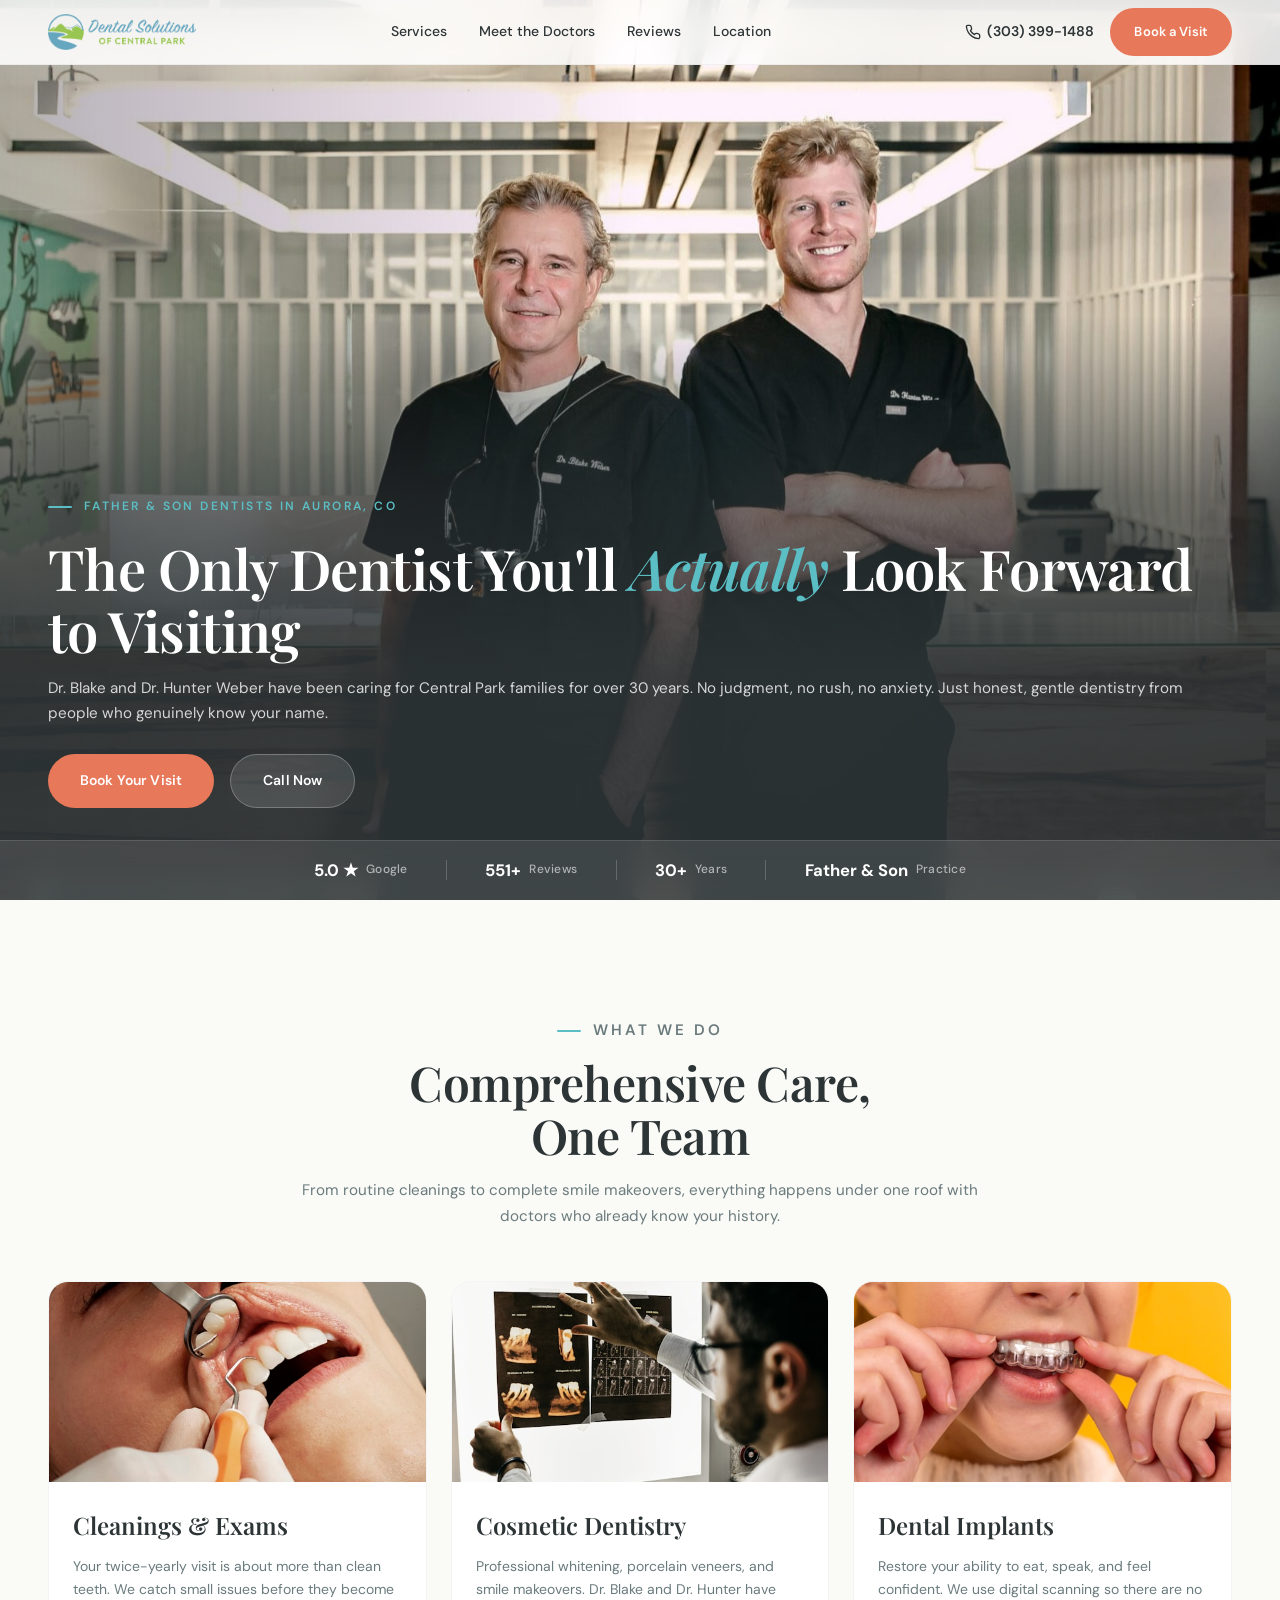
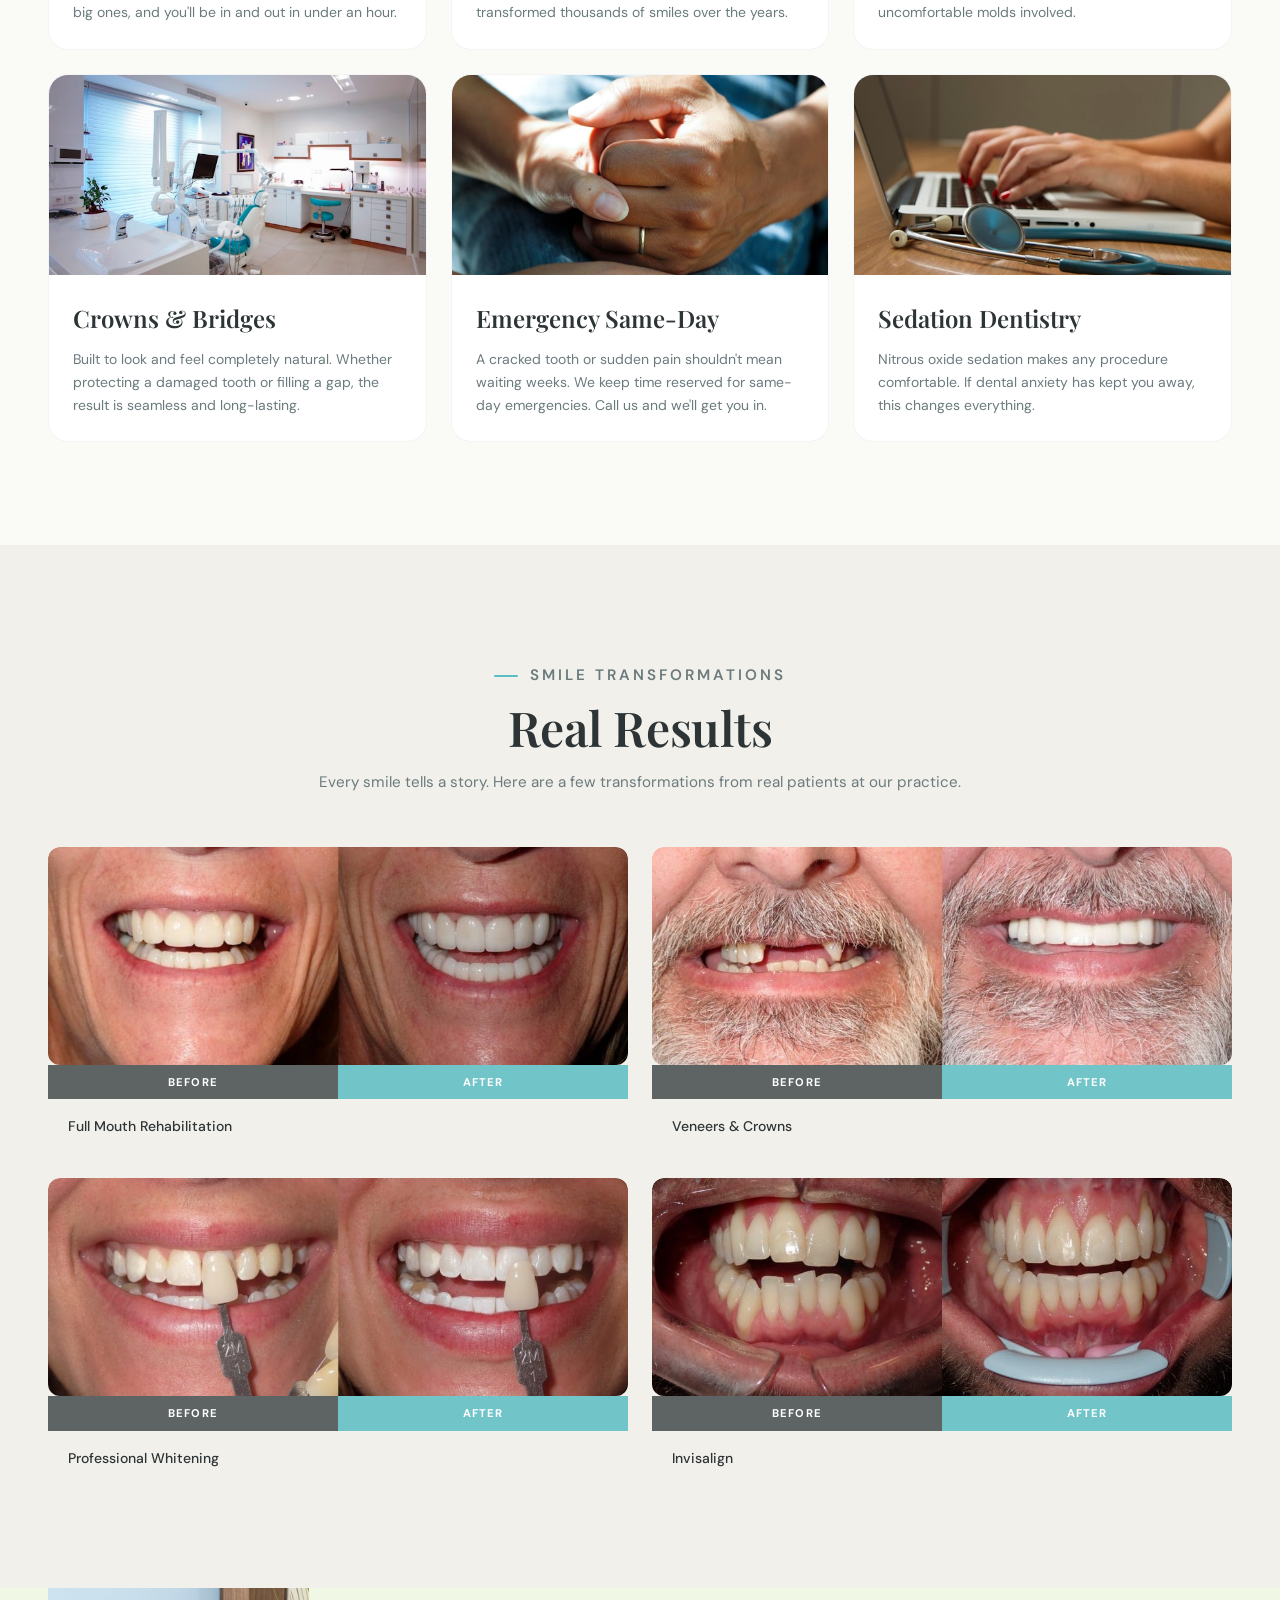
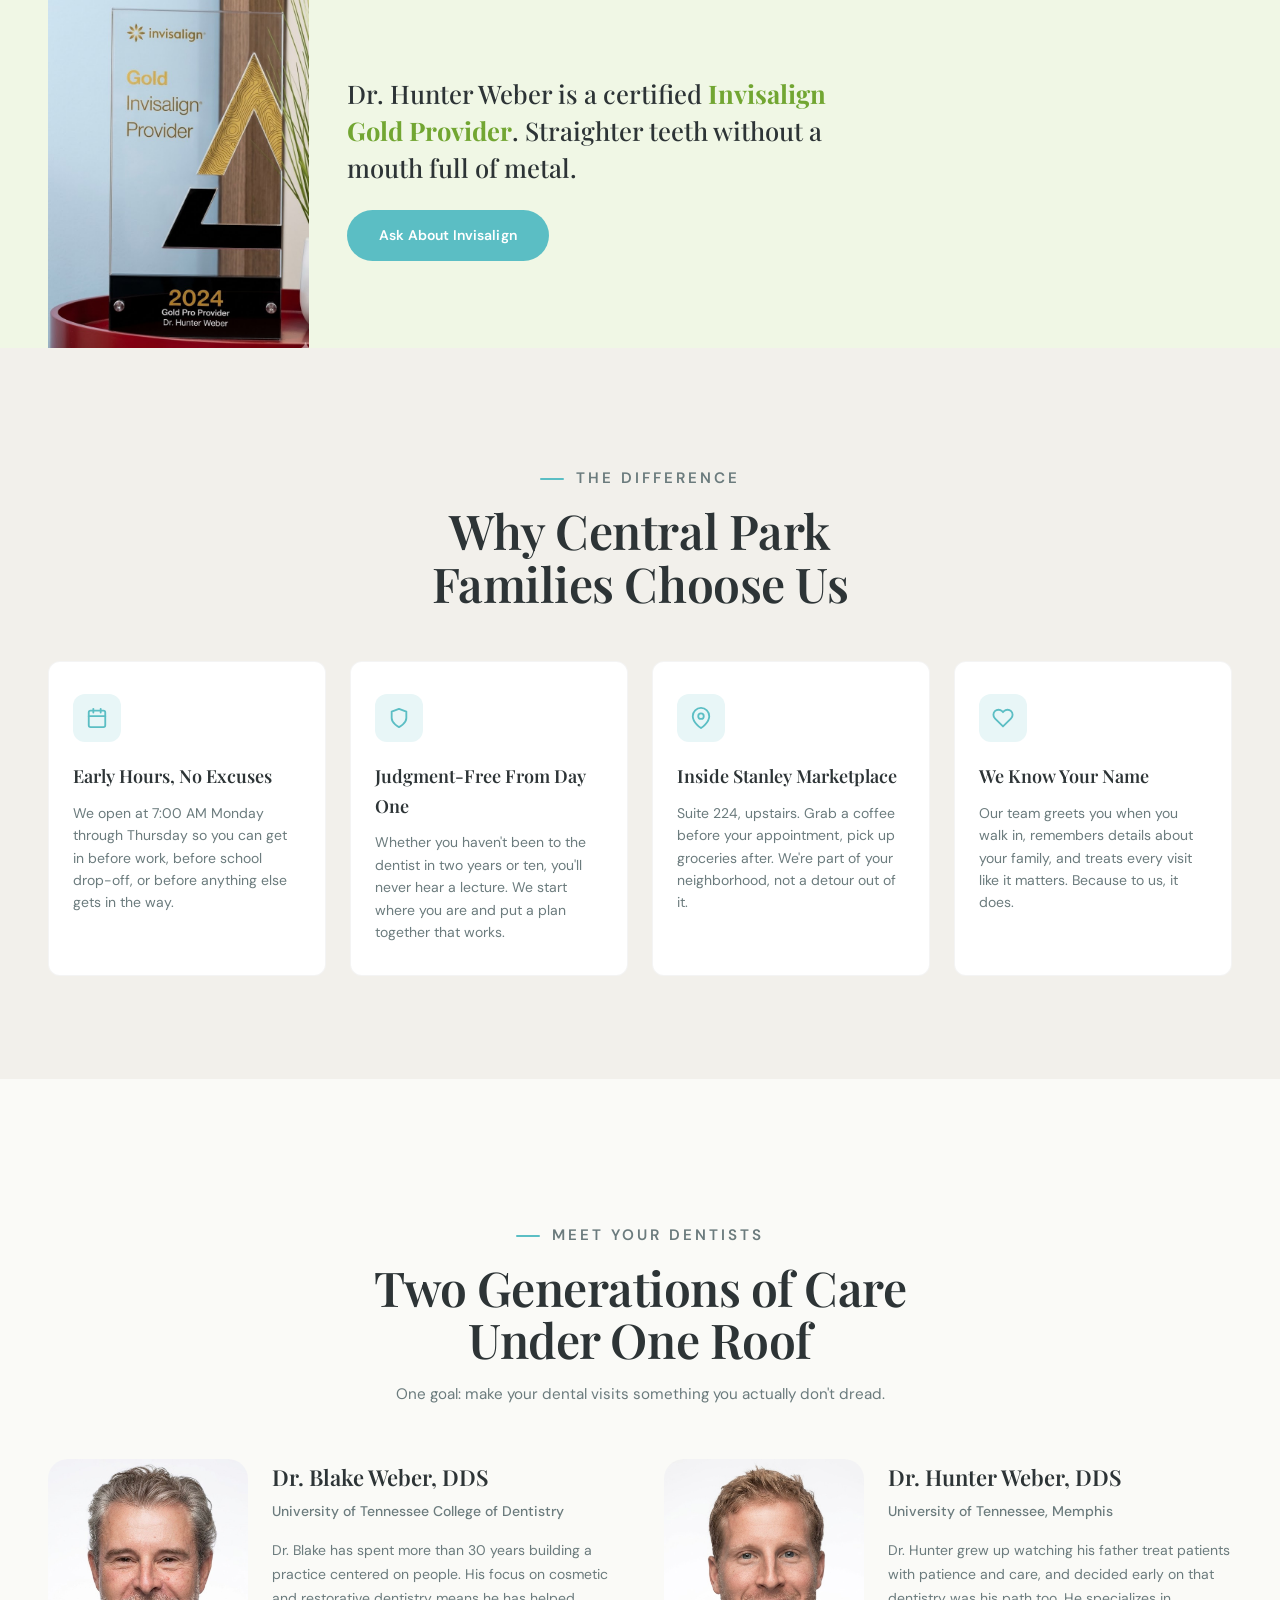
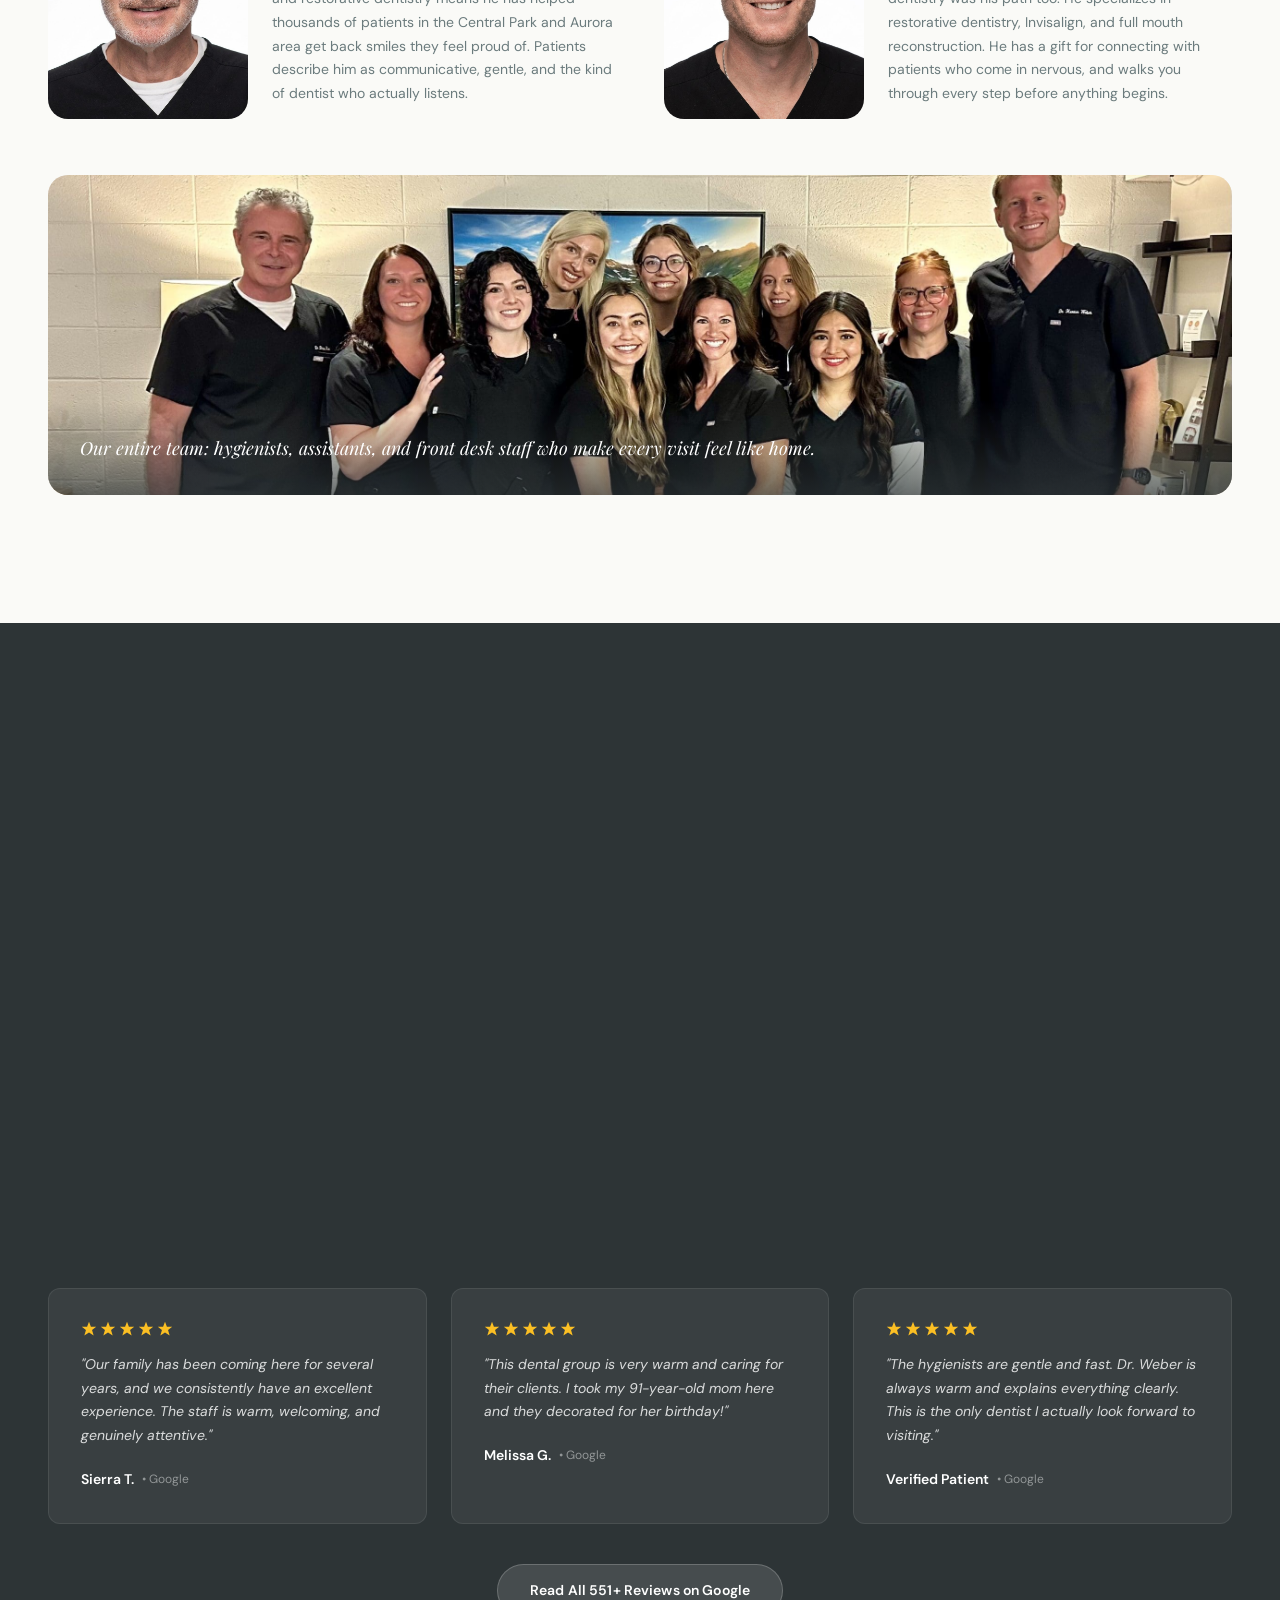
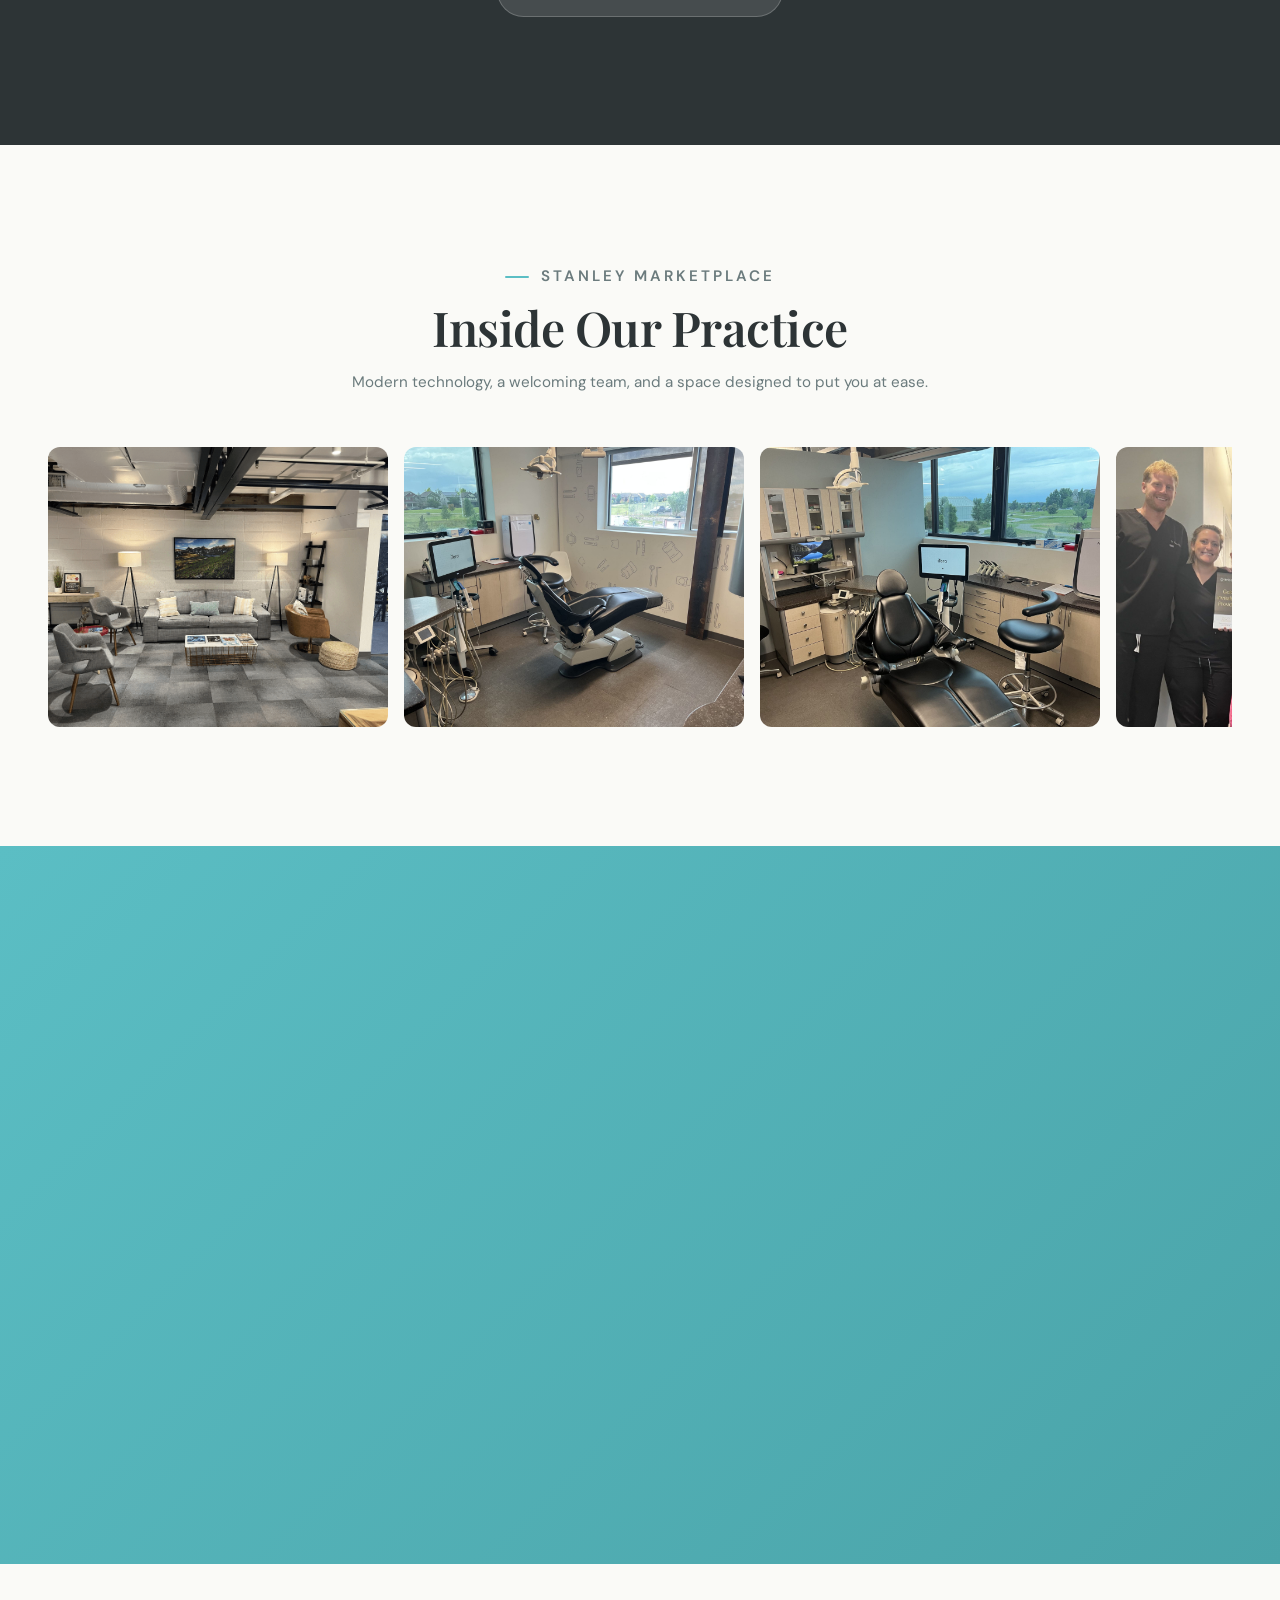
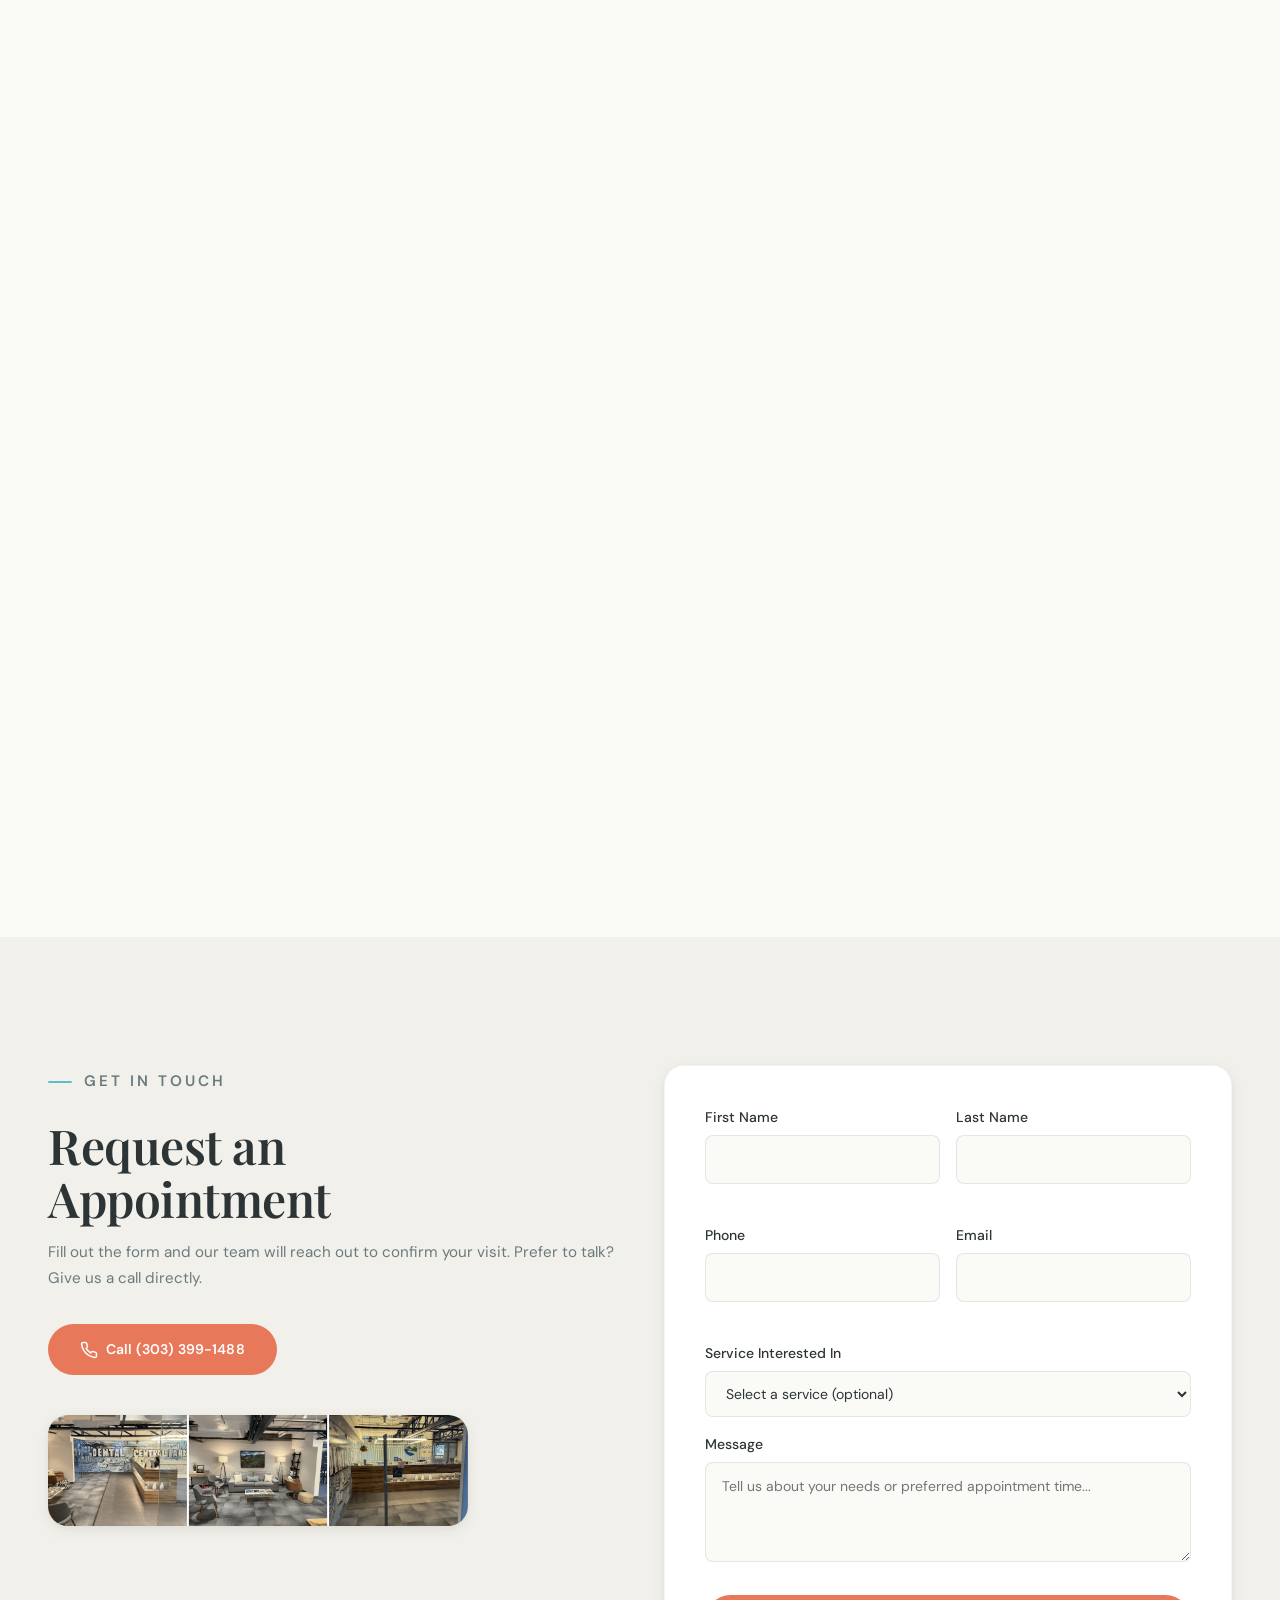
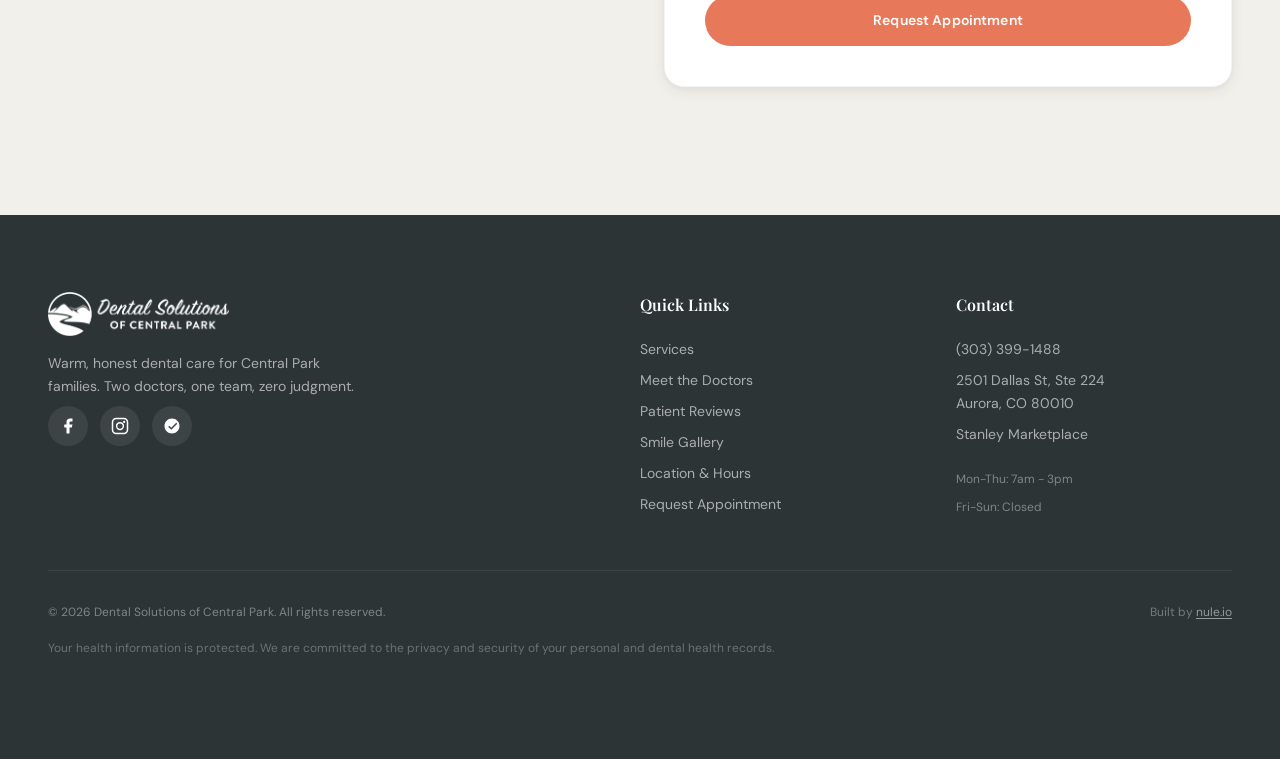
<file: index.html>
<!DOCTYPE html>
<html lang="en">
<head>
<meta charset="UTF-8" />
<meta name="viewport" content="width=device-width, initial-scale=1.0" />
<title>Dental Solutions of Central Park | Aurora, CO Dentist</title>
<meta name="description" content="Aurora's favorite father-son dental practice. Dr. Blake & Dr. Hunter Weber serve Central Park families with general, cosmetic, and emergency dentistry. 5.0 stars, 551+ reviews." />
<meta name="theme-color" content="#2D3436" />
<link rel="icon" type="image/png" href="assets/logo.png" />
<link rel="apple-touch-icon" href="assets/logo.png" />
<link rel="canonical" href="https://dental-solutions-of-central-park.nule.io/" />

<meta property="og:type" content="website" />
<meta property="og:site_name" content="Dental Solutions of Central Park" />
<meta property="og:title" content="Dental Solutions of Central Park | Aurora, CO" />
<meta property="og:description" content="The only dentist you'll actually look forward to visiting. Father-son care, 5.0 stars, and same-day emergency appointments in Stanley Marketplace, Aurora, CO." />
<meta property="og:url" content="https://dental-solutions-of-central-park.nule.io/" />
<meta property="og:image" content="https://dental-solutions-of-central-park.nule.io/assets/hero.jpg" />
<meta property="og:image:width" content="1200" />
<meta property="og:image:height" content="630" />
<meta property="og:image:alt" content="Dr. Blake Weber and Dr. Hunter Weber, father and son dentists at Dental Solutions of Central Park in Aurora, CO" />
<meta name="twitter:card" content="summary_large_image" />
<meta name="twitter:title" content="Dental Solutions of Central Park | Aurora, CO" />
<meta name="twitter:description" content="The only dentist you'll actually look forward to visiting. Father-son care, 5.0 stars, same-day emergencies." />
<meta name="twitter:image" content="https://dental-solutions-of-central-park.nule.io/assets/hero.jpg" />

<link rel="preconnect" href="https://fonts.googleapis.com" />
<link rel="preconnect" href="https://fonts.gstatic.com" crossorigin />
<link href="https://fonts.googleapis.com/css2?family=Playfair+Display:ital,wght@0,400;0,500;0,600;0,700;1,400;1,500&family=DM+Sans:ital,wght@0,300;0,400;0,500;0,600;0,700;1,400&display=swap" rel="stylesheet" />

<script type="application/ld+json">
{
  "@context": "https://schema.org",
  "@type": "Dentist",
  "name": "Dental Solutions of Central Park",
  "image": "https://dental-solutions-of-central-park.nule.io/assets/hero.jpg",
  "telephone": "+1-303-399-1488",
  "address": {
    "@type": "PostalAddress",
    "streetAddress": "2501 Dallas Street, Suite 224",
    "addressLocality": "Aurora",
    "addressRegion": "CO",
    "postalCode": "80010",
    "addressCountry": "US"
  },
  "url": "https://dentalsolutionsofcp.com/",
  "openingHoursSpecification": [
    { "@type": "OpeningHoursSpecification", "dayOfWeek": ["Monday","Tuesday","Wednesday","Thursday"], "opens": "07:00", "closes": "15:00" }
  ],
  "priceRange": "$$",
  "aggregateRating": { "@type": "AggregateRating", "ratingValue": "5.0", "reviewCount": "551" },
  "areaServed": ["Central Park", "Aurora", "Park Hill", "Lowry"],
  "employee": [
    { "@type": "Person", "name": "Dr. Blake Weber", "jobTitle": "DDS" },
    { "@type": "Person", "name": "Dr. Hunter Weber", "jobTitle": "DDS" }
  ],
  "hasMap": "https://www.google.com/maps/dir/?api=1&destination=2501+Dallas+Street+Suite+224+Aurora+CO+80010"
}
</script>

<style>
/* ============================================
   DENTAL SOLUTIONS OF CENTRAL PARK
   Premium Single-File Build
   ============================================ */

*, *::before, *::after { box-sizing: border-box; margin: 0; padding: 0; }
html { scroll-behavior: smooth; -webkit-text-size-adjust: 100%; }
@media (prefers-reduced-motion: reduce) { html { scroll-behavior: auto; } *, *::before, *::after { animation-duration: 0.01ms !important; transition-duration: 0.01ms !important; } }

body {
  font-family: 'DM Sans', system-ui, -apple-system, sans-serif;
  font-weight: 400; line-height: 1.65;
  color: var(--ink); background: var(--warm-white);
  -webkit-font-smoothing: antialiased; -moz-osx-font-smoothing: grayscale;
  overflow-x: hidden; max-width: 100vw;
}
img { max-width: 100%; display: block; }
a { color: inherit; text-decoration: none; }
button { font: inherit; border: 0; background: 0; cursor: pointer; color: inherit; }
ul { list-style: none; }

:root {
  --teal: #5BBEC4;
  --teal-dark: #4AA3A8;
  --teal-light: #E8F6F7;
  --sage: #8BC63F;
  --sage-dark: #72A632;
  --sage-light: #F0F7E5;
  --warm-white: #FAFAF7;
  --cream: #F2F0EB;
  --charcoal: #2D3436;
  --charcoal-2: #3D4648;
  --charcoal-3: #4D5658;
  --ink: #2D3436;
  --muted: #6B7B7D;
  --coral: #E8785A;
  --coral-dark: #D4664A;
  --coral-hover: #D06847;
  --white: #FFFFFF;
  --line: rgba(45, 52, 54, 0.1);
  --line-soft: rgba(45, 52, 54, 0.05);
  --shadow-sm: 0 1px 3px rgba(45,52,54,0.06), 0 1px 2px rgba(45,52,54,0.04);
  --shadow-md: 0 4px 14px rgba(45,52,54,0.08), 0 2px 6px rgba(45,52,54,0.04);
  --shadow-lg: 0 10px 32px rgba(45,52,54,0.1), 0 4px 12px rgba(45,52,54,0.06);
  --shadow-xl: 0 20px 48px rgba(45,52,54,0.12), 0 8px 20px rgba(45,52,54,0.08);
  --fs-mega: clamp(2.25rem, 4.5vw, 3.5rem);
  --fs-h2: clamp(1.85rem, 4vw, 3rem);
  --fs-h3: clamp(1.25rem, 2vw, 1.5rem);
  --fs-body: clamp(0.95rem, 1.1vw, 1.0625rem);
  --fs-sm: 0.875rem;
  --fs-micro: 0.75rem;
  --max-w: 1280px;
  --gutter: clamp(1.25rem, 4vw, 3rem);
  --radius: 12px;
  --radius-lg: 20px;
  --radius-sm: 8px;
  --ease: cubic-bezier(0.2, 0.8, 0.2, 1);
  --ease-out: cubic-bezier(0.16, 1, 0.3, 1);
  --t-fast: 200ms;
  --t-med: 400ms;
}

.wrap { width: 100%; max-width: var(--max-w); margin: 0 auto; padding-left: var(--gutter); padding-right: var(--gutter); }
section { position: relative; }

.serif { font-family: 'Playfair Display', Georgia, 'Times New Roman', serif; }
.display { font-family: 'Playfair Display', Georgia, serif; font-weight: 600; line-height: 1.1; letter-spacing: -0.01em; }
.eyebrow {
  font-size: var(--fs-micro); letter-spacing: 0.2em; text-transform: uppercase;
  font-weight: 600; color: var(--teal); display: inline-flex; align-items: center; gap: 0.75rem;
}
.eyebrow::before { content: ''; width: 1.5rem; height: 2px; background: var(--teal); display: inline-block; border-radius: 1px; }

.skip-link { position: absolute; top: -100px; left: 1rem; background: var(--coral); color: var(--white); padding: 0.75rem 1.25rem; z-index: 9999; font-weight: 700; border-radius: var(--radius-sm); }
.skip-link:focus { top: 1rem; }

/* ============================================
   BUTTONS
   ============================================ */
.btn {
  display: inline-flex; align-items: center; justify-content: center; gap: 0.5rem;
  font-weight: 600; font-size: var(--fs-sm); letter-spacing: 0.01em;
  padding: 0.875rem 2rem; border-radius: 50px;
  transition: all var(--t-fast) var(--ease); cursor: pointer;
  min-height: 48px; min-width: 44px; text-decoration: none; border: none;
  transform: translate3d(0,0,0);
}
.btn-primary { background: var(--coral); color: var(--white); }
.btn-primary:hover { background: var(--coral-hover); transform: translate3d(0,-2px,0); box-shadow: 0 8px 24px rgba(232,120,90,0.3); }
.btn-secondary { background: var(--white); color: var(--charcoal); border: 1.5px solid var(--line); }
.btn-secondary:hover { border-color: var(--teal); color: var(--teal); transform: translate3d(0,-2px,0); box-shadow: var(--shadow-md); }
.btn-ghost { background: rgba(255,255,255,0.12); color: var(--white); border: 1.5px solid rgba(255,255,255,0.25); }
.btn-ghost:hover { background: rgba(255,255,255,0.2); border-color: rgba(255,255,255,0.4); transform: translate3d(0,-2px,0); }
.btn-teal { background: var(--teal); color: var(--white); }
.btn-teal:hover { background: var(--teal-dark); transform: translate3d(0,-2px,0); box-shadow: 0 8px 24px rgba(91,190,196,0.3); }

/* ============================================
   NAV
   ============================================ */
/* NAV */
.nav {
  position: fixed; top: 0; left: 0; right: 0; z-index: 100;
  background: rgba(255,255,255,0.88);
  -webkit-backdrop-filter: blur(16px) saturate(1.4);
  backdrop-filter: blur(16px) saturate(1.4);
  border-bottom: 1px solid var(--line-soft);
  transform: translate3d(0,0,0);
  transition: background var(--t-fast) var(--ease), box-shadow var(--t-fast) var(--ease);
}
.nav.scrolled { background: rgba(255,255,255,0.96); box-shadow: var(--shadow-sm); }
.nav-inner {
  display: flex; align-items: center; justify-content: space-between;
  height: 64px;
  padding: 0 var(--gutter);
  max-width: var(--max-w); margin: 0 auto;
}
.nav-logo { height: 36px; flex-shrink: 1; min-width: 0; }
.nav-logo img { height: 100%; width: auto; display: block; }
.nav-links { display: flex; align-items: center; gap: 2rem; }
.nav-links a {
  font-size: var(--fs-sm); font-weight: 500; color: var(--charcoal);
  transition: color var(--t-fast); padding: 0.25rem 0;
}
.nav-links a:hover { color: var(--teal); }
.nav-cta { display: flex; align-items: center; gap: 1rem; flex-shrink: 0; }
.nav-phone { font-weight: 600; font-size: var(--fs-sm); color: var(--charcoal); display: flex; align-items: center; gap: 0.4rem; white-space: nowrap; }
.nav-phone:hover { color: var(--coral); }
.nav-phone svg { width: 16px; height: 16px; }

/* Hamburger — only visible on mobile */
.hamburger {
  display: none; width: 44px; height: 44px;
  align-items: center; justify-content: center;
  flex-direction: column; gap: 6px;
  cursor: pointer; background: none; border: none; padding: 0;
  flex-shrink: 0;
}
.hamburger span { display: block; width: 22px; height: 2px; background: var(--charcoal); border-radius: 2px; }

/* Mobile overlay */
.mobile-nav {
  position: fixed; inset: 0; z-index: 200;
  background: var(--charcoal);
  display: flex; flex-direction: column; align-items: center; justify-content: center; gap: 2rem;
  opacity: 0; pointer-events: none; transition: opacity var(--t-med) var(--ease);
}
.mobile-nav.open { opacity: 1; pointer-events: auto; }
.mobile-nav a {
  font-family: 'Playfair Display', Georgia, serif; font-size: 1.5rem; font-weight: 500;
  color: var(--white); opacity: 0.85; transition: opacity var(--t-fast);
}
.mobile-nav a:hover { opacity: 1; }
.mobile-nav .btn { margin-top: 1rem; }
.mobile-nav-close {
  position: absolute; top: 1rem; right: var(--gutter);
  width: 44px; height: 44px; display: flex; align-items: center; justify-content: center;
  font-size: 2.5rem; line-height: 1; color: var(--white); background: none; border: none; cursor: pointer;
  opacity: 0.7; transition: opacity var(--t-fast);
}
.mobile-nav-close:hover { opacity: 1; }

@media (max-width: 900px) {
  .nav-links { display: none; }
  .nav-cta { display: none; }
  .hamburger { display: flex; }
  .hero-content { margin-left: 0; margin-right: 0; }
}

/* Sticky call button — mobile only */
.sticky-call {
  display: none; position: fixed; bottom: 1.5rem; left: 50%; transform: translateX(-50%) translateY(80px);
  z-index: 90; background: var(--coral); color: var(--white); border-radius: 50px;
  padding: 0.85rem 1.75rem; font-weight: 700; font-size: 0.9rem; letter-spacing: 0.01em;
  box-shadow: 0 8px 28px rgba(232,120,90,0.4); transition: transform 0.4s var(--ease-out);
  align-items: center; gap: 0.5rem; min-height: 48px; text-decoration: none;
}
.sticky-call svg { width: 18px; height: 18px; flex-shrink: 0; }
.sticky-call.visible { transform: translateX(-50%) translateY(0); }
@media (max-width: 900px) { .sticky-call { display: flex; } }

/* ============================================
   HERO
   ============================================ */
/* HERO — full bg, content centered-left at bottom, trust bar inside */
.hero {
  position: relative; min-height: 100svh; overflow: hidden;
  display: flex; flex-direction: column; justify-content: flex-end;
  background: var(--charcoal);
}
.hero::before {
  content: ''; position: absolute; inset: 0; z-index: 0;
  background: url('assets/hero.jpg') center 15% / cover no-repeat;
  transform: translate3d(0,0,0);
}
.hero::after {
  content: ''; position: absolute; inset: 0; z-index: 1;
  background:
    linear-gradient(180deg, rgba(45,52,54,0) 0%, rgba(45,52,54,0) 35%, rgba(45,52,54,0.6) 55%, rgba(45,52,54,0.92) 75%),
    linear-gradient(90deg, rgba(45,52,54,0.35) 0%, rgba(45,52,54,0) 50%);
}
.hero .wrap { position: relative; z-index: 2; }
.hero-content { max-width: none; padding-bottom: 2rem; margin-left: 0; margin-right: 0; }
.hero-eyebrow {
  font-size: var(--fs-micro); letter-spacing: 0.2em; text-transform: uppercase;
  font-weight: 600; color: var(--teal); display: inline-flex;
  align-items: center; gap: 0.75rem; margin-bottom: 1.25rem;
}
.hero-eyebrow::before { content: ''; width: 1.5rem; height: 2px; background: var(--teal); display: inline-block; border-radius: 1px; }
.hero h1 {
  font-family: 'Playfair Display', Georgia, serif; font-weight: 600;
  font-size: var(--fs-mega); line-height: 1.1; letter-spacing: -0.01em;
  color: var(--white); margin-bottom: 1rem;
}
.hero h1 em { font-style: italic; color: var(--teal); }
.hero-sub {
  font-size: clamp(0.95rem, 1.1vw, 1.0625rem); color: rgba(255,255,255,0.8);
  line-height: 1.65; margin-bottom: 1.75rem;
}
.mobile-only { display: none; }
.desktop-only { display: inline; }
p.desktop-only { display: block; }
.hero-btns { display: flex; flex-wrap: wrap; gap: 1rem; }

/* Trust bar — inside hero */
.hero-trust {
  position: relative; z-index: 2;
  background: rgba(255,255,255,0.1);
  -webkit-backdrop-filter: blur(12px);
  backdrop-filter: blur(12px);
  border-top: 1px solid rgba(255,255,255,0.12);
  padding: 1rem 0;
  transform: translate3d(0,0,0);
}
.trust-bar-inner {
  display: flex; align-items: center; justify-content: center;
  gap: clamp(1.25rem, 3vw, 3rem); flex-wrap: wrap;
}
.trust-item { display: flex; align-items: center; gap: 0.5rem; text-align: center; white-space: nowrap; }
.trust-number {
  font-family: 'DM Sans', sans-serif; font-weight: 700;
  font-size: clamp(1rem, 1.3vw, 1.15rem); color: var(--white);
}
.trust-label { font-size: var(--fs-micro); color: rgba(255,255,255,0.6); font-weight: 500; letter-spacing: 0.02em; }
.trust-divider { width: 1px; height: 20px; background: rgba(255,255,255,0.2); flex-shrink: 0; }

@media (max-width: 900px) {
  .hero::before { background-image: url('assets/hero-mobile.jpg'); background-position: center top; background-size: cover; }
  .hero::after { background: linear-gradient(180deg, rgba(45,52,54,0.05) 0%, rgba(45,52,54,0.2) 25%, rgba(45,52,54,0.8) 55%, rgba(45,52,54,0.95) 80%); }
  .hero-content { max-width: 100%; }
  .hero h1 { font-size: clamp(1.75rem, 7vw, 2.25rem); }
  .desktop-only { display: none !important; }
  .mobile-only { display: inline !important; }
  p.mobile-only { display: block !important; }
  .hero-sub { font-size: 0.95rem; margin-bottom: 1.25rem; }
  .hero-btns { gap: 0.75rem; }
  .hero-btns .btn { padding: 0.75rem 1.5rem; min-height: 44px; font-size: 0.85rem; }
  .trust-bar-inner { justify-content: center; gap: clamp(0.5rem, 1.5vw, 1rem); flex-wrap: nowrap; }
  .trust-number { font-size: 0.8rem; }
  .trust-label { font-size: 0.55rem; }
  .trust-divider { height: 14px; }
  .trust-item { gap: 0.3rem; }
}

/* ============================================
   SECTION COMMON
   ============================================ */
.section-pad { padding: clamp(4rem, 8vw, 7rem) 0; }
.section-pad-lg { padding: clamp(5rem, 10vw, 8rem) 0; }
.section-header { text-align: center; max-width: 680px; margin: 0 auto clamp(2.5rem, 4vw, 4rem); }
.section-header h2 { font-size: var(--fs-h2); margin-top: 0.75rem; color: var(--charcoal); }
.section-header p { font-size: var(--fs-body); color: var(--muted); margin-top: 1rem; line-height: 1.7; }

/* ============================================
   SERVICES
   ============================================ */
.services-section { background: var(--warm-white); }
.services-grid {
  display: grid; grid-template-columns: repeat(3, 1fr);
  gap: 1.5rem;
}
.service-card {
  background: var(--white); border-radius: var(--radius-lg); overflow: hidden;
  border: 1px solid var(--line-soft);
  transition: all var(--t-med) var(--ease);
  transform: translate3d(0,0,0);
}
.service-card:hover { transform: translate3d(0,-4px,0); box-shadow: var(--shadow-lg); border-color: transparent; }
.service-card-img {
  height: 200px; overflow: hidden; position: relative;
}
.service-card-img img { width: 100%; height: 100%; object-fit: cover; transition: transform 0.6s var(--ease); }
.service-card:hover .service-card-img img { transform: scale(1.05); }
.service-card-body { padding: 1.5rem; }
.service-card-body h3 {
  font-family: 'Playfair Display', Georgia, serif; font-size: var(--fs-h3);
  font-weight: 600; color: var(--charcoal); margin-bottom: 0.625rem;
}
.service-card-body p { font-size: var(--fs-sm); color: var(--muted); line-height: 1.65; }

@media (max-width: 900px) { .services-grid { grid-template-columns: repeat(2, 1fr); } }
@media (max-width: 600px) { .services-grid { grid-template-columns: 1fr; } }

/* ============================================
   WHY US
   ============================================ */
.why-section { background: var(--cream); }
.why-grid {
  display: grid; grid-template-columns: repeat(4, 1fr); gap: 1.5rem;
}
.why-card {
  background: var(--white); border-radius: var(--radius); padding: 2rem 1.5rem;
  border: 1px solid var(--line-soft);
  transition: all var(--t-med) var(--ease);
  transform: translate3d(0,0,0);
}
.why-card:hover { transform: translate3d(0,-3px,0); box-shadow: var(--shadow-md); }
.why-icon {
  width: 48px; height: 48px; border-radius: 12px;
  background: var(--teal-light); display: flex; align-items: center; justify-content: center;
  margin-bottom: 1.25rem; color: var(--teal);
}
.why-icon svg { width: 22px; height: 22px; }
.why-card h3 { font-family: 'Playfair Display', Georgia, serif; font-size: 1.125rem; font-weight: 600; color: var(--charcoal); margin-bottom: 0.625rem; }
.why-card p { font-size: var(--fs-sm); color: var(--muted); line-height: 1.6; }

@media (max-width: 900px) { .why-grid { grid-template-columns: repeat(2, 1fr); } }
@media (max-width: 600px) { .why-grid { grid-template-columns: 1fr; } }

/* ============================================
   ABOUT / DOCTORS
   ============================================ */
.about-section { background: var(--warm-white); }
.doctors-grid { display: grid; grid-template-columns: repeat(2, 1fr); gap: 3rem; margin-bottom: 3.5rem; }
.doctor-card { display: flex; gap: 1.5rem; align-items: flex-start; }
.doctor-photo {
  width: 200px; height: 260px; flex-shrink: 0; border-radius: var(--radius-lg);
  overflow: hidden; position: relative;
}
.doctor-photo img { width: 100%; height: 100%; object-fit: cover; object-position: center top; }
.doctor-info { flex: 1; }
.doctor-info h3 {
  font-family: 'Playfair Display', Georgia, serif; font-size: 1.375rem;
  font-weight: 600; color: var(--charcoal); margin-bottom: 0.25rem;
}
.doctor-cred { font-size: var(--fs-sm); color: var(--teal); font-weight: 500; margin-bottom: 1rem; }
.doctor-info p { font-size: var(--fs-sm); color: var(--muted); line-height: 1.7; }

.team-strip {
  background: var(--cream); border-radius: var(--radius-lg); overflow: hidden;
  position: relative;
}
.team-strip img { width: 100%; height: 320px; object-fit: cover; object-position: center 20%; }
.team-strip-overlay {
  position: absolute; bottom: 0; left: 0; right: 0;
  background: linear-gradient(transparent, rgba(45,52,54,0.7));
  padding: 2rem; color: var(--white);
}
.team-strip-overlay p { font-family: 'Playfair Display', Georgia, serif; font-size: 1.125rem; font-style: italic; }

@media (max-width: 900px) {
  .doctors-grid { grid-template-columns: 1fr; gap: 2.5rem; }
  .doctor-card { flex-direction: column; align-items: center; text-align: center; }
  .doctor-photo { width: 180px; height: 230px; }
}

/* ============================================
   REVIEWS
   ============================================ */
.reviews-section { background: var(--charcoal); color: var(--white); }
.reviews-section .eyebrow { color: var(--teal); }
.reviews-section .eyebrow::before { background: var(--teal); }
.reviews-section .section-header h2 { color: var(--white); }
.reviews-section .section-header p { color: rgba(255,255,255,0.6); }
.reviews-grid { display: grid; grid-template-columns: repeat(3, 1fr); gap: 1.5rem; }
.review-card {
  background: rgba(255,255,255,0.06);
  border: 1px solid rgba(255,255,255,0.08);
  border-radius: var(--radius); padding: 2rem;
  transition: all var(--t-med) var(--ease);
  transform: translate3d(0,0,0);
}
.review-card:hover { background: rgba(255,255,255,0.1); transform: translate3d(0,-3px,0); }
.review-stars { display: flex; gap: 3px; margin-bottom: 1rem; }
.review-stars svg { width: 16px; height: 16px; fill: #FBBF24; }
.review-text { font-size: var(--fs-sm); color: rgba(255,255,255,0.82); line-height: 1.7; margin-bottom: 1.25rem; font-style: italic; }
.review-author { display: flex; align-items: center; gap: 0.5rem; }
.review-author-name { font-weight: 600; font-size: var(--fs-sm); color: var(--white); }
.review-source { font-size: var(--fs-micro); color: rgba(255,255,255,0.45); }
.review-cta { text-align: center; margin-top: 2.5rem; }

@media (max-width: 900px) { .reviews-grid { grid-template-columns: 1fr; } }

/* ============================================
   FINANCING BANNER
   ============================================ */
.financing-section {
  background: linear-gradient(135deg, var(--teal) 0%, var(--teal-dark) 100%);
  color: var(--white);
}
.financing-inner {
  display: flex; align-items: center; justify-content: space-between; gap: 2rem; flex-wrap: wrap;
}
.financing-text { max-width: 600px; }
.financing-text h2 { font-family: 'Playfair Display', Georgia, serif; font-size: clamp(1.5rem, 3vw, 2rem); font-weight: 600; margin-bottom: 0.75rem; }
.financing-text p { font-size: var(--fs-body); opacity: 0.9; line-height: 1.65; }
@media (max-width: 700px) { .financing-inner { flex-direction: column; text-align: center; } }

/* ============================================
   LOCATION / CONTACT
   ============================================ */
.location-section { background: var(--warm-white); }
.location-grid { display: grid; grid-template-columns: 1fr 1fr; gap: 3rem; }
.location-map {
  border-radius: var(--radius-lg); overflow: hidden; min-height: 380px;
  box-shadow: var(--shadow-md);
}
.location-map iframe { width: 100%; height: 100%; border: 0; display: block; }
.location-info h3 { font-family: 'Playfair Display', Georgia, serif; font-size: 1.375rem; font-weight: 600; color: var(--charcoal); margin-bottom: 1.25rem; }
.location-detail { display: flex; gap: 0.75rem; margin-bottom: 1rem; align-items: flex-start; }
.location-detail svg { width: 20px; height: 20px; flex-shrink: 0; color: var(--teal); margin-top: 2px; }
.location-detail span { font-size: var(--fs-body); color: var(--charcoal-2); line-height: 1.5; }
.location-detail a { color: var(--coral); font-weight: 600; transition: color var(--t-fast); }
.location-detail a:hover { color: var(--coral-dark); }
.hours-table { margin-top: 1.5rem; }
.hours-row { display: flex; justify-content: space-between; padding: 0.5rem 0; border-bottom: 1px solid var(--line-soft); }
.hours-row:last-child { border-bottom: none; }
.hours-day { font-weight: 500; font-size: var(--fs-sm); color: var(--charcoal); }
.hours-time { font-size: var(--fs-sm); color: var(--muted); }
.hours-closed { color: var(--coral); font-weight: 500; }

@media (max-width: 900px) { .location-grid { grid-template-columns: 1fr; } .location-map { min-height: 300px; } }

/* ============================================
   CONTACT FORM
   ============================================ */
.contact-section { background: var(--cream); }
.contact-inner { display: grid; grid-template-columns: 1fr 1fr; gap: 3rem; align-items: start; }
.contact-text h2 { font-family: 'Playfair Display', Georgia, serif; font-size: var(--fs-h2); font-weight: 600; color: var(--charcoal); margin-bottom: 1rem; }
.contact-text p { font-size: var(--fs-body); color: var(--muted); line-height: 1.7; margin-bottom: 1.5rem; }
.contact-text .btn { margin-top: 0.5rem; }
.contact-form {
  background: var(--white); border-radius: var(--radius-lg); padding: 2.5rem;
  box-shadow: var(--shadow-md); border: 1px solid var(--line-soft);
}
.form-row { display: grid; grid-template-columns: 1fr 1fr; gap: 1rem; margin-bottom: 1rem; }
.form-group { margin-bottom: 1rem; }
.form-group:last-of-type { margin-bottom: 1.5rem; }
.form-group label { display: block; font-size: var(--fs-sm); font-weight: 500; color: var(--charcoal); margin-bottom: 0.375rem; }
.form-group input, .form-group textarea, .form-group select {
  width: 100%; padding: 0.75rem 1rem; border: 1.5px solid var(--line);
  border-radius: var(--radius-sm); font: inherit; font-size: var(--fs-sm);
  background: var(--warm-white); color: var(--charcoal);
  transition: border-color var(--t-fast) var(--ease), box-shadow var(--t-fast) var(--ease);
  min-height: 44px;
}
.form-group input:focus, .form-group textarea:focus, .form-group select:focus { outline: none; border-color: var(--teal); box-shadow: 0 0 0 3px rgba(91,190,196,0.15); }
.form-group textarea { resize: vertical; min-height: 100px; }
.form-submit { width: 100%; }

@media (max-width: 900px) { .contact-inner { grid-template-columns: 1fr; } .form-row { grid-template-columns: 1fr; } }

/* ============================================
   FOOTER
   ============================================ */
.footer { background: var(--charcoal); color: var(--white); padding: clamp(3rem, 6vw, 5rem) 0 calc(2rem + 70px); }
.footer-grid {
  display: grid; grid-template-columns: 2fr 1fr 1fr; gap: 2.5rem;
  padding-bottom: 3rem; border-bottom: 1px solid rgba(255,255,255,0.08);
}
.footer-brand img { height: 44px; width: auto; margin-bottom: 1rem; filter: brightness(10); }
.footer-tagline { font-size: var(--fs-sm); color: rgba(255,255,255,0.6); line-height: 1.65; max-width: 320px; }
.footer h4 { font-family: 'Playfair Display', Georgia, serif; font-size: 1rem; font-weight: 600; margin-bottom: 1rem; }
.footer-links a, .footer-links span { display: block; font-size: var(--fs-sm); color: rgba(255,255,255,0.6); padding: 0.25rem 0; transition: color var(--t-fast); }
.footer-links a:hover { color: var(--teal); }
.footer-social { display: flex; gap: 0.75rem; margin-top: 0.5rem; }
.footer-social a {
  width: 40px; height: 40px; border-radius: 50%;
  background: rgba(255,255,255,0.08); display: flex; align-items: center; justify-content: center;
  transition: all var(--t-fast) var(--ease);
}
.footer-social a:hover { background: var(--teal); transform: translate3d(0,-2px,0); }
.footer-social svg { width: 18px; height: 18px; fill: var(--white); }
.footer-bottom {
  display: flex; align-items: center; justify-content: space-between;
  padding-top: 2rem; flex-wrap: wrap; gap: 1rem;
}
.footer-copy { font-size: var(--fs-micro); color: rgba(255,255,255,0.4); }
.footer-nule { font-size: var(--fs-micro); color: rgba(255,255,255,0.35); }
.footer-nule a { color: rgba(255,255,255,0.5); transition: color var(--t-fast); text-decoration: underline; text-underline-offset: 2px; }
.footer-nule a:hover { color: var(--teal); }
.footer-hipaa { font-size: var(--fs-micro); color: rgba(255,255,255,0.3); max-width: 100%; margin-top: 1rem; line-height: 1.5; }

@media (max-width: 800px) {
  .footer-grid { grid-template-columns: 1fr 1fr; }
}
@media (max-width: 500px) {
  .footer-grid { grid-template-columns: 1fr 1fr; }
  .footer-brand { grid-column: 1 / -1; }
  .footer-bottom { flex-direction: column; align-items: flex-start; }
}

/* ============================================
   ANIMATIONS
   ============================================ */
.fade-in { opacity: 0; transform: translate3d(0, 30px, 0); transition: opacity 0.7s var(--ease), transform 0.7s var(--ease); }
.fade-in.visible { opacity: 1; transform: translate3d(0, 0, 0); }
.fade-in-delay-1 { transition-delay: 0.1s; }
.fade-in-delay-2 { transition-delay: 0.2s; }
.fade-in-delay-3 { transition-delay: 0.3s; }
.fade-in-delay-4 { transition-delay: 0.4s; }

/* ============================================
   BADGE STRIP
   ============================================ */
.badge-strip {
  background: var(--sage-light); overflow: hidden;
}
.badge-strip-inner {
  display: grid; grid-template-columns: auto 1fr; align-items: center; gap: 0;
}
.badge-strip-content { padding: clamp(2rem, 4vw, 3.5rem) clamp(1.5rem, 3vw, 3rem); display: flex; flex-direction: column; align-items: flex-start; gap: 1.5rem; }
.badge-strip-inner > img {
  height: 100%; width: auto; max-height: 360px; object-fit: contain; display: block; align-self: stretch;
}
.badge-text { font-family: 'Playfair Display', Georgia, serif; font-size: clamp(1.25rem, 2vw, 1.75rem); font-weight: 500; color: var(--charcoal); max-width: 480px; line-height: 1.45; }
.badge-text strong { color: var(--sage-dark); font-weight: 700; }
@media (max-width: 700px) {
  .badge-strip-inner { grid-template-columns: 1fr; }
  .badge-strip-inner > img { max-height: 280px; margin: 0 auto; padding: 1.5rem; }
}

/* ============================================
   BEFORE/AFTER GALLERY
   ============================================ */
.ba-section { background: var(--cream); }
.ba-grid { display: grid; grid-template-columns: repeat(2, 1fr); gap: 1.5rem; }
.ba-single { position: relative; overflow: hidden; border-radius: var(--radius); }
.ba-single img { width: 100%; display: block; border-radius: var(--radius); }
.ba-single .ba-labels { display: flex; }
.ba-single .ba-labels span { flex: 1; text-align: center; padding: 0.5rem; font-size: 0.7rem; font-weight: 700; letter-spacing: 0.1em; text-transform: uppercase; }
.ba-single .ba-labels .lbl-before { background: rgba(45,52,54,0.75); color: var(--white); }
.ba-single .ba-labels .lbl-after { background: rgba(91,190,196,0.85); color: var(--white); }
.ba-pair {
  background: var(--white); border-radius: var(--radius-lg); overflow: hidden;
  border: 1px solid var(--line-soft); transition: all var(--t-med) var(--ease);
  transform: translate3d(0,0,0);
}
.ba-pair:hover { transform: translate3d(0,-4px,0); box-shadow: var(--shadow-lg); }
.ba-images { display: grid; grid-template-columns: 1fr 1fr; }
.ba-img { position: relative; overflow: hidden; height: 220px; }
.ba-img img { width: 100%; height: 100%; object-fit: cover; }
.ba-label {
  position: absolute; bottom: 0.75rem; left: 0.75rem;
  background: rgba(45,52,54,0.75); color: var(--white);
  font-size: var(--fs-micro); font-weight: 600; letter-spacing: 0.08em; text-transform: uppercase;
  padding: 0.3rem 0.75rem; border-radius: 50px;
  -webkit-backdrop-filter: blur(6px); backdrop-filter: blur(6px);
}
.ba-label--after { background: rgba(91,190,196,0.85); }
.ba-caption { padding: 1rem 1.25rem; }
.ba-caption p { font-size: var(--fs-sm); font-weight: 500; color: var(--charcoal); }
@media (max-width: 900px) { .ba-grid { grid-template-columns: 1fr; } }
@media (max-width: 500px) { .ba-img { height: 160px; } }

/* ============================================
   PRACTICE PHOTO GALLERY
   ============================================ */
.gallery-section { background: var(--warm-white); overflow: hidden; }
.gallery-scroll {
  display: flex; gap: 1rem; overflow-x: auto; scroll-snap-type: x mandatory;
  -webkit-overflow-scrolling: touch; padding-bottom: 1rem;
  scrollbar-width: thin; scrollbar-color: var(--teal) var(--line-soft);
}
.gallery-scroll::-webkit-scrollbar { height: 6px; }
.gallery-scroll::-webkit-scrollbar-track { background: var(--line-soft); border-radius: 3px; }
.gallery-scroll::-webkit-scrollbar-thumb { background: var(--teal); border-radius: 3px; }
.gallery-scroll-item {
  flex: 0 0 auto; width: clamp(240px, 28vw, 340px); height: clamp(200px, 22vw, 280px);
  border-radius: var(--radius); overflow: hidden; scroll-snap-align: start;
  transition: transform var(--t-med) var(--ease);
}
.gallery-scroll-item:hover { transform: scale(1.03); }
.gallery-scroll-item img { width: 100%; height: 100%; object-fit: cover; }

/* ============================================
   FINANCING BANNER (updated)
   ============================================ */
.financing-section {
  background: linear-gradient(135deg, var(--teal) 0%, var(--teal-dark) 100%);
  color: var(--white);
}
.financing-inner {
  display: flex; align-items: center; justify-content: space-between; gap: 2.5rem; flex-wrap: wrap;
}
.financing-text { max-width: 600px; }
.financing-text h2 { font-family: 'Playfair Display', Georgia, serif; font-size: clamp(1.5rem, 3vw, 2rem); font-weight: 600; margin-bottom: 0.75rem; }
.financing-text p { font-size: var(--fs-body); opacity: 0.92; line-height: 1.7; }
.financing-logos { display: flex; align-items: center; gap: 1.5rem; flex-shrink: 0; }
.financing-logos img {
  height: clamp(40px, 5vw, 56px); width: auto; background: var(--white);
  border-radius: var(--radius-sm); padding: 0.5rem 0.75rem; box-shadow: var(--shadow-sm);
}
.financing-grid { display: grid; grid-template-columns: 1fr 1fr; gap: 2rem; }
@media (max-width: 700px) { .financing-grid { grid-template-columns: 1fr; } }
@media (max-width: 700px) {
  .financing-inner { flex-direction: column; text-align: center; }
  .financing-logos { justify-content: center; }
}

</style>
</head>
<body>

<a class="skip-link" href="#main">Skip to main content</a>

<!-- ============================================
     NAV
     ============================================ -->
<nav class="nav" role="navigation" aria-label="Main navigation">
  <div class="nav-inner">
    <a href="#home" class="nav-logo" aria-label="Dental Solutions of Central Park home">
      <img src="assets/logo.png" alt="Dental Solutions of Central Park logo" />
    </a>
    <div class="nav-links">
      <a href="#services">Services</a>
      <a href="#about">Meet the Doctors</a>
      <a href="#reviews">Reviews</a>
      <a href="#location">Location</a>
    </div>
    <div class="nav-cta">
      <a href="tel:3033991488" class="nav-phone" aria-label="Call Dental Solutions at (303) 399-1488">
        <svg viewBox="0 0 24 24" fill="none" stroke="currentColor" stroke-width="2" stroke-linecap="round" stroke-linejoin="round"><path d="M22 16.92v3a2 2 0 0 1-2.18 2 19.79 19.79 0 0 1-8.63-3.07 19.5 19.5 0 0 1-6-6 19.79 19.79 0 0 1-3.07-8.67A2 2 0 0 1 4.11 2h3a2 2 0 0 1 2 1.72c.127.96.361 1.903.7 2.81a2 2 0 0 1-.45 2.11L8.09 9.91a16 16 0 0 0 6 6l1.27-1.27a2 2 0 0 1 2.11-.45c.907.339 1.85.573 2.81.7A2 2 0 0 1 22 16.92z"/></svg>
        <span>(303) 399-1488</span>
      </a>
      <a href="#contact" class="btn btn-primary" style="padding:0.65rem 1.5rem; font-size:0.8125rem;">Book a Visit</a>
    </div>
    <button class="hamburger" aria-label="Toggle menu" aria-expanded="false">
      <span></span><span></span><span></span>
    </button>
  </div>
</nav>

<!-- Mobile nav -->
<div class="mobile-nav" role="dialog" aria-label="Mobile navigation">
  <button class="mobile-nav-close" aria-label="Close menu">&times;</button>
  <a href="#services">Services</a>
  <a href="#about">Meet the Doctors</a>
  <a href="#reviews">Reviews</a>
  <a href="#location">Location</a>
  <a href="tel:3033991488" class="btn btn-ghost">Call (303) 399-1488</a>
  <a href="#contact" class="btn btn-primary">Book a Visit</a>
</div>

<!-- ============================================
     HERO
     ============================================ -->
<section class="hero" id="home">
  <div class="wrap">
    <div class="hero-content">
      <p class="hero-eyebrow"><span class="desktop-only">Father &amp; Son Dentists in Aurora, CO</span><span class="mobile-only">Aurora, CO Dentists</span></p>
      <h1 class="display"><span class="desktop-only">The Only Dentist You'll <em>Actually</em> Look Forward to Visiting</span><span class="mobile-only">Dentistry That <em>Actually</em> Cares</span></h1>
      <p class="hero-sub desktop-only">Dr. Blake and Dr. Hunter Weber have been caring for Central Park families for over 30 years. No judgment, no rush, no anxiety. Just honest, gentle dentistry from people who genuinely know your name.</p>
      <p class="hero-sub mobile-only">Honest, gentle dentistry from people who genuinely know your name.</p>
      <div class="hero-btns">
        <a href="#contact" class="btn btn-primary">Book Your Visit</a>
        <a href="tel:3033991488" class="btn btn-ghost">Call Now</a>
      </div>
    </div>
  </div>
  <div class="hero-trust">
    <div class="wrap trust-bar-inner">
      <div class="trust-item">
        <span class="trust-number">5.0 &#9733;</span>
        <span class="trust-label">Google</span>
      </div>
      <div class="trust-divider"></div>
      <div class="trust-item">
        <span class="trust-number">551+</span>
        <span class="trust-label">Reviews</span>
      </div>
      <div class="trust-divider"></div>
      <div class="trust-item">
        <span class="trust-number">30+</span>
        <span class="trust-label">Years</span>
      </div>
      <div class="trust-divider"></div>
      <div class="trust-item">
        <span class="trust-number">Father &amp; Son</span>
        <span class="trust-label">Practice</span>
      </div>
    </div>
  </div>
</section>

<main id="main">

<!-- ============================================
     SERVICES
     ============================================ -->
<section class="services-section section-pad" id="services">
  <div class="wrap">
    <div class="section-header fade-in">
      <p class="eyebrow">What We Do</p>
      <h2 class="display">Comprehensive Care,<br>One&nbsp;Team</h2>
      <p>From routine cleanings to complete smile makeovers, everything happens under one roof with doctors who already know your history.</p>
    </div>
    <div class="services-grid">
      <div class="service-card fade-in">
        <div class="service-card-img">
          <img src="assets/service-preventive.jpg" alt="Dental hygienist performing a thorough teeth cleaning in a modern dental chair" loading="lazy" />
        </div>
        <div class="service-card-body">
          <h3>Cleanings &amp; Exams</h3>
          <p>Your twice-yearly visit is about more than clean teeth. We catch small issues before they become big ones, and you'll be in and out in under an hour.</p>
        </div>
      </div>
      <div class="service-card fade-in fade-in-delay-1">
        <div class="service-card-img">
          <img src="assets/service-cosmetic.jpg" alt="Patient receiving professional teeth whitening treatment at Dental Solutions" loading="lazy" />
        </div>
        <div class="service-card-body">
          <h3>Cosmetic Dentistry</h3>
          <p>Professional whitening, porcelain veneers, and smile makeovers. Dr. Blake and Dr. Hunter have transformed thousands of smiles over the years.</p>
        </div>
      </div>
      <div class="service-card fade-in fade-in-delay-2">
        <div class="service-card-img">
          <img src="assets/service-implants.jpg" alt="Dentist reviewing a digital scan for dental implant planning at Dental Solutions of Central Park" loading="lazy" />
        </div>
        <div class="service-card-body">
          <h3>Dental Implants</h3>
          <p>Restore your ability to eat, speak, and feel confident. We use digital scanning so there are no uncomfortable molds involved.</p>
        </div>
      </div>
      <div class="service-card fade-in">
        <div class="service-card-img">
          <img src="assets/service-restorative.jpg" alt="Dental crown being placed on a patient's tooth at Dental Solutions" loading="lazy" />
        </div>
        <div class="service-card-body">
          <h3>Crowns &amp; Bridges</h3>
          <p>Built to look and feel completely natural. Whether protecting a damaged tooth or filling a gap, the result is seamless and long-lasting.</p>
        </div>
      </div>
      <div class="service-card fade-in fade-in-delay-1">
        <div class="service-card-img">
          <img src="assets/service-emergency.jpg" alt="Front desk staff helping a patient schedule an urgent same-day dental appointment" loading="lazy" />
        </div>
        <div class="service-card-body">
          <h3>Emergency Same-Day</h3>
          <p>A cracked tooth or sudden pain shouldn't mean waiting weeks. We keep time reserved for same-day emergencies. Call us and we'll get you in.</p>
        </div>
      </div>
      <div class="service-card fade-in fade-in-delay-2">
        <div class="service-card-img">
          <img src="assets/service-sedation.jpg" alt="Comfortable dental sedation with nitrous oxide at Dental Solutions" loading="lazy" />
        </div>
        <div class="service-card-body">
          <h3>Sedation Dentistry</h3>
          <p>Nitrous oxide sedation makes any procedure comfortable. If dental anxiety has kept you away, this changes everything.</p>
        </div>
      </div>
    </div>
  </div>
</section>

<!-- ============================================
     BEFORE/AFTER SMILE GALLERY
     ============================================ -->
<section class="ba-section section-pad" id="gallery">
  <div class="wrap">
    <div class="section-header fade-in">
      <p class="eyebrow">Smile Transformations</p>
      <h2 class="display">Real Results</h2>
      <p>Every smile tells a story. Here are a few transformations from real patients at our practice.</p>
    </div>
    <div class="ba-grid">
      <div class="ba-single fade-in">
        <img src="assets/gallery/gallery-22.jpg" alt="Full mouth rehabilitation before and after" loading="lazy" />
        <div class="ba-labels"><span class="lbl-before">Before</span><span class="lbl-after">After</span></div>
        <div class="ba-caption"><p>Full Mouth Rehabilitation</p></div>
      </div>
      <div class="ba-single fade-in fade-in-delay-1">
        <img src="assets/gallery/gallery-23.jpg" alt="Veneers and crowns before and after" loading="lazy" />
        <div class="ba-labels"><span class="lbl-before">Before</span><span class="lbl-after">After</span></div>
        <div class="ba-caption"><p>Veneers &amp; Crowns</p></div>
      </div>
      <div class="ba-single fade-in">
        <img src="assets/gallery/gallery-24.jpg" alt="Professional whitening before and after" loading="lazy" />
        <div class="ba-labels"><span class="lbl-before">Before</span><span class="lbl-after">After</span></div>
        <div class="ba-caption"><p>Professional Whitening</p></div>
      </div>
      <div class="ba-single fade-in fade-in-delay-1">
        <img src="assets/gallery/gallery-30.jpg" alt="Invisalign before and after" loading="lazy" />
        <div class="ba-labels"><span class="lbl-before">Before</span><span class="lbl-after">After</span></div>
        <div class="ba-caption"><p>Invisalign</p></div>
      </div>
    </div>
  </div>
</section>

<!-- ============================================
     INVISALIGN BADGE STRIP
     ============================================ -->
<div class="badge-strip">
  <div class="wrap badge-strip-inner">
    <img src="assets/invisalign-award.jpg" alt="Invisalign Gold Provider 2024 award at Dental Solutions of Central Park" loading="lazy" />
    <div class="badge-strip-content">
      <p class="badge-text">Dr. Hunter Weber is a certified <strong>Invisalign Gold Provider</strong>. Straighter teeth without a mouth full of metal.</p>
      <a href="#contact" class="btn btn-teal">Ask About Invisalign</a>
    </div>
  </div>
</div>

<!-- ============================================
     WHY US
     ============================================ -->
<section class="why-section section-pad" id="why">
  <div class="wrap">
    <div class="section-header fade-in">
      <p class="eyebrow">The Difference</p>
      <h2 class="display">Why Central Park<br>Families Choose Us</h2>
    </div>
    <div class="why-grid">
      <div class="why-card fade-in">
        <div class="why-icon">
          <svg viewBox="0 0 24 24" fill="none" stroke="currentColor" stroke-width="2" stroke-linecap="round" stroke-linejoin="round"><rect x="3" y="4" width="18" height="18" rx="2" ry="2"/><line x1="16" y1="2" x2="16" y2="6"/><line x1="8" y1="2" x2="8" y2="6"/><line x1="3" y1="10" x2="21" y2="10"/></svg>
        </div>
        <h3>Early Hours, No Excuses</h3>
        <p>We open at 7:00 AM Monday through Thursday so you can get in before work, before school drop-off, or before anything else gets in the way.</p>
      </div>
      <div class="why-card fade-in fade-in-delay-1">
        <div class="why-icon">
          <svg viewBox="0 0 24 24" fill="none" stroke="currentColor" stroke-width="2" stroke-linecap="round" stroke-linejoin="round"><path d="M12 22s8-4 8-10V5l-8-3-8 3v7c0 6 8 10 8 10z"/></svg>
        </div>
        <h3>Judgment-Free From Day One</h3>
        <p>Whether you haven't been to the dentist in two years or ten, you'll never hear a lecture. We start where you are and put a plan together that works.</p>
      </div>
      <div class="why-card fade-in fade-in-delay-2">
        <div class="why-icon">
          <svg viewBox="0 0 24 24" fill="none" stroke="currentColor" stroke-width="2" stroke-linecap="round" stroke-linejoin="round"><path d="M21 10c0 7-9 13-9 13s-9-6-9-13a9 9 0 0 1 18 0z"/><circle cx="12" cy="10" r="3"/></svg>
        </div>
        <h3>Inside Stanley Marketplace</h3>
        <p>Suite 224, upstairs. Grab a coffee before your appointment, pick up groceries after. We're part of your neighborhood, not a detour out of it.</p>
      </div>
      <div class="why-card fade-in fade-in-delay-3">
        <div class="why-icon">
          <svg viewBox="0 0 24 24" fill="none" stroke="currentColor" stroke-width="2" stroke-linecap="round" stroke-linejoin="round"><path d="M20.84 4.61a5.5 5.5 0 0 0-7.78 0L12 5.67l-1.06-1.06a5.5 5.5 0 0 0-7.78 7.78l1.06 1.06L12 21.23l7.78-7.78 1.06-1.06a5.5 5.5 0 0 0 0-7.78z"/></svg>
        </div>
        <h3>We Know Your Name</h3>
        <p>Our team greets you when you walk in, remembers details about your family, and treats every visit like it matters. Because to us, it does.</p>
      </div>
    </div>
  </div>
</section>

<!-- ============================================
     ABOUT / DOCTORS
     ============================================ -->
<section class="about-section section-pad-lg" id="about">
  <div class="wrap">
    <div class="section-header fade-in">
      <p class="eyebrow">Meet Your Dentists</p>
      <h2 class="display">Two Generations of Care<br>Under One&nbsp;Roof</h2>
      <p>One goal: make your dental visits something you actually don't dread.</p>
    </div>
    <div class="doctors-grid">
      <div class="doctor-card fade-in">
        <div class="doctor-photo">
          <img src="assets/dr-blake-new.jpg" alt="Dr. Blake Weber DDS, dentist at Dental Solutions of Central Park, Aurora CO" loading="lazy" />
        </div>
        <div class="doctor-info">
          <h3>Dr. Blake Weber, DDS</h3>
          <p class="doctor-cred">University of Tennessee College of Dentistry</p>
          <p>Dr. Blake has spent more than 30 years building a practice centered on people. His focus on cosmetic and restorative dentistry means he has helped thousands of patients in the Central Park and Aurora area get back smiles they feel proud of. Patients describe him as communicative, gentle, and the kind of dentist who actually listens.</p>
        </div>
      </div>
      <div class="doctor-card fade-in fade-in-delay-1">
        <div class="doctor-photo">
          <img src="assets/dr-hunter-new.jpg" alt="Dr. Hunter Weber DDS, dentist at Dental Solutions of Central Park, Aurora CO" loading="lazy" />
        </div>
        <div class="doctor-info">
          <h3>Dr. Hunter Weber, DDS</h3>
          <p class="doctor-cred">University of Tennessee, Memphis</p>
          <p>Dr. Hunter grew up watching his father treat patients with patience and care, and decided early on that dentistry was his path too. He specializes in restorative dentistry, Invisalign, and full mouth reconstruction. He has a gift for connecting with patients who come in nervous, and walks you through every step before anything begins.</p>
        </div>
      </div>
    </div>
    <div class="team-strip fade-in">
      <img src="assets/about-team.jpg" alt="The full team at Dental Solutions of Central Park, Aurora CO, including hygienists, dental assistants, and front desk staff" loading="lazy" />
      <div class="team-strip-overlay">
        <p>Our entire team: hygienists, assistants, and front desk staff who make every visit feel like home.</p>
      </div>
    </div>
  </div>
</section>

<!-- ============================================
     REVIEWS
     ============================================ -->
<section class="reviews-section section-pad-lg" id="reviews">
  <div class="wrap">
    <div class="section-header fade-in">
      <p class="eyebrow">Patient Reviews</p>
      <h2 class="display">551+ Five-Star Reviews<br>Can't Be&nbsp;Wrong</h2>
      <p>Don't take our word for it. Here's what Central Park families have to say.</p>
    </div>
    <div class="reviews-grid">
      <div class="review-card fade-in">
        <div class="review-stars">
          <svg viewBox="0 0 20 20"><path d="M10 1l2.39 6.26H19l-5.19 3.99L15.82 18 10 14.27 4.18 18l2.01-6.75L1 7.26h6.61z"/></svg>
          <svg viewBox="0 0 20 20"><path d="M10 1l2.39 6.26H19l-5.19 3.99L15.82 18 10 14.27 4.18 18l2.01-6.75L1 7.26h6.61z"/></svg>
          <svg viewBox="0 0 20 20"><path d="M10 1l2.39 6.26H19l-5.19 3.99L15.82 18 10 14.27 4.18 18l2.01-6.75L1 7.26h6.61z"/></svg>
          <svg viewBox="0 0 20 20"><path d="M10 1l2.39 6.26H19l-5.19 3.99L15.82 18 10 14.27 4.18 18l2.01-6.75L1 7.26h6.61z"/></svg>
          <svg viewBox="0 0 20 20"><path d="M10 1l2.39 6.26H19l-5.19 3.99L15.82 18 10 14.27 4.18 18l2.01-6.75L1 7.26h6.61z"/></svg>
        </div>
        <p class="review-text">"Dr. Blake and Dr. Hunter are seriously the nicest father/son duo. Professional, kind, and always take the time to offer sound, straightforward advice. The entire team here is friendly, reliable, and quick."</p>
        <div class="review-author">
          <span class="review-author-name">Verified Patient</span>
          <span class="review-source">&bull; Google</span>
        </div>
      </div>
      <div class="review-card fade-in fade-in-delay-1">
        <div class="review-stars">
          <svg viewBox="0 0 20 20"><path d="M10 1l2.39 6.26H19l-5.19 3.99L15.82 18 10 14.27 4.18 18l2.01-6.75L1 7.26h6.61z"/></svg>
          <svg viewBox="0 0 20 20"><path d="M10 1l2.39 6.26H19l-5.19 3.99L15.82 18 10 14.27 4.18 18l2.01-6.75L1 7.26h6.61z"/></svg>
          <svg viewBox="0 0 20 20"><path d="M10 1l2.39 6.26H19l-5.19 3.99L15.82 18 10 14.27 4.18 18l2.01-6.75L1 7.26h6.61z"/></svg>
          <svg viewBox="0 0 20 20"><path d="M10 1l2.39 6.26H19l-5.19 3.99L15.82 18 10 14.27 4.18 18l2.01-6.75L1 7.26h6.61z"/></svg>
          <svg viewBox="0 0 20 20"><path d="M10 1l2.39 6.26H19l-5.19 3.99L15.82 18 10 14.27 4.18 18l2.01-6.75L1 7.26h6.61z"/></svg>
        </div>
        <p class="review-text">"Simply put, they do everything right. Customer service, quality of care, scheduling, location, atmosphere. 10 out of 10 on every front."</p>
        <div class="review-author">
          <span class="review-author-name">Justin A.</span>
          <span class="review-source">&bull; Google</span>
        </div>
      </div>
      <div class="review-card fade-in fade-in-delay-2">
        <div class="review-stars">
          <svg viewBox="0 0 20 20"><path d="M10 1l2.39 6.26H19l-5.19 3.99L15.82 18 10 14.27 4.18 18l2.01-6.75L1 7.26h6.61z"/></svg>
          <svg viewBox="0 0 20 20"><path d="M10 1l2.39 6.26H19l-5.19 3.99L15.82 18 10 14.27 4.18 18l2.01-6.75L1 7.26h6.61z"/></svg>
          <svg viewBox="0 0 20 20"><path d="M10 1l2.39 6.26H19l-5.19 3.99L15.82 18 10 14.27 4.18 18l2.01-6.75L1 7.26h6.61z"/></svg>
          <svg viewBox="0 0 20 20"><path d="M10 1l2.39 6.26H19l-5.19 3.99L15.82 18 10 14.27 4.18 18l2.01-6.75L1 7.26h6.61z"/></svg>
          <svg viewBox="0 0 20 20"><path d="M10 1l2.39 6.26H19l-5.19 3.99L15.82 18 10 14.27 4.18 18l2.01-6.75L1 7.26h6.61z"/></svg>
        </div>
        <p class="review-text">"As a dental student myself, the way both of these dentists and their staff treat patients is truly top notch. Thorough, skilled, and the bedside manner is exceptional."</p>
        <div class="review-author">
          <span class="review-author-name">Kaylan W.</span>
          <span class="review-source">&bull; Google</span>
        </div>
      </div>
    </div>
    <div class="reviews-grid" style="margin-top:1.5rem;">
      <div class="review-card fade-in">
        <div class="review-stars">
          <svg viewBox="0 0 20 20"><path d="M10 1l2.39 6.26H19l-5.19 3.99L15.82 18 10 14.27 4.18 18l2.01-6.75L1 7.26h6.61z"/></svg>
          <svg viewBox="0 0 20 20"><path d="M10 1l2.39 6.26H19l-5.19 3.99L15.82 18 10 14.27 4.18 18l2.01-6.75L1 7.26h6.61z"/></svg>
          <svg viewBox="0 0 20 20"><path d="M10 1l2.39 6.26H19l-5.19 3.99L15.82 18 10 14.27 4.18 18l2.01-6.75L1 7.26h6.61z"/></svg>
          <svg viewBox="0 0 20 20"><path d="M10 1l2.39 6.26H19l-5.19 3.99L15.82 18 10 14.27 4.18 18l2.01-6.75L1 7.26h6.61z"/></svg>
          <svg viewBox="0 0 20 20"><path d="M10 1l2.39 6.26H19l-5.19 3.99L15.82 18 10 14.27 4.18 18l2.01-6.75L1 7.26h6.61z"/></svg>
        </div>
        <p class="review-text">"Our family has been coming here for several years, and we consistently have an excellent experience. The staff is warm, welcoming, and genuinely attentive."</p>
        <div class="review-author">
          <span class="review-author-name">Sierra T.</span>
          <span class="review-source">&bull; Google</span>
        </div>
      </div>
      <div class="review-card fade-in fade-in-delay-1">
        <div class="review-stars">
          <svg viewBox="0 0 20 20"><path d="M10 1l2.39 6.26H19l-5.19 3.99L15.82 18 10 14.27 4.18 18l2.01-6.75L1 7.26h6.61z"/></svg>
          <svg viewBox="0 0 20 20"><path d="M10 1l2.39 6.26H19l-5.19 3.99L15.82 18 10 14.27 4.18 18l2.01-6.75L1 7.26h6.61z"/></svg>
          <svg viewBox="0 0 20 20"><path d="M10 1l2.39 6.26H19l-5.19 3.99L15.82 18 10 14.27 4.18 18l2.01-6.75L1 7.26h6.61z"/></svg>
          <svg viewBox="0 0 20 20"><path d="M10 1l2.39 6.26H19l-5.19 3.99L15.82 18 10 14.27 4.18 18l2.01-6.75L1 7.26h6.61z"/></svg>
          <svg viewBox="0 0 20 20"><path d="M10 1l2.39 6.26H19l-5.19 3.99L15.82 18 10 14.27 4.18 18l2.01-6.75L1 7.26h6.61z"/></svg>
        </div>
        <p class="review-text">"This dental group is very warm and caring for their clients. I took my 91-year-old mom here and they decorated for her birthday!"</p>
        <div class="review-author">
          <span class="review-author-name">Melissa G.</span>
          <span class="review-source">&bull; Google</span>
        </div>
      </div>
      <div class="review-card fade-in fade-in-delay-2">
        <div class="review-stars">
          <svg viewBox="0 0 20 20"><path d="M10 1l2.39 6.26H19l-5.19 3.99L15.82 18 10 14.27 4.18 18l2.01-6.75L1 7.26h6.61z"/></svg>
          <svg viewBox="0 0 20 20"><path d="M10 1l2.39 6.26H19l-5.19 3.99L15.82 18 10 14.27 4.18 18l2.01-6.75L1 7.26h6.61z"/></svg>
          <svg viewBox="0 0 20 20"><path d="M10 1l2.39 6.26H19l-5.19 3.99L15.82 18 10 14.27 4.18 18l2.01-6.75L1 7.26h6.61z"/></svg>
          <svg viewBox="0 0 20 20"><path d="M10 1l2.39 6.26H19l-5.19 3.99L15.82 18 10 14.27 4.18 18l2.01-6.75L1 7.26h6.61z"/></svg>
          <svg viewBox="0 0 20 20"><path d="M10 1l2.39 6.26H19l-5.19 3.99L15.82 18 10 14.27 4.18 18l2.01-6.75L1 7.26h6.61z"/></svg>
        </div>
        <p class="review-text">"The hygienists are gentle and fast. Dr. Weber is always warm and explains everything clearly. This is the only dentist I actually look forward to visiting."</p>
        <div class="review-author">
          <span class="review-author-name">Verified Patient</span>
          <span class="review-source">&bull; Google</span>
        </div>
      </div>
    </div>
    <div class="review-cta fade-in">
      <a href="https://www.google.com/maps/search/?api=1&query=Dental+Solutions+of+Central+Park&ludocid=7388408173480301176" target="_blank" rel="noopener noreferrer" class="btn btn-ghost" style="border-color:rgba(255,255,255,0.2);">Read All 551+ Reviews on Google</a>
    </div>
  </div>
</section>

<!-- ============================================
     PRACTICE PHOTO GALLERY
     ============================================ -->
<section class="gallery-section section-pad" id="practice-gallery">
  <div class="wrap">
    <div class="section-header fade-in">
      <p class="eyebrow">Stanley Marketplace</p>
      <h2 class="display">Inside Our Practice</h2>
      <p>Modern technology, a welcoming team, and a space designed to put you at ease.</p>
    </div>
  </div>
  <div class="wrap" style="max-width:100%; overflow:hidden;">
    <div class="gallery-scroll fade-in">
      <div class="gallery-scroll-item"><img src="assets/gallery/gallery-11.png" alt="Dental Solutions office interior panorama" loading="lazy" /></div>
      <div class="gallery-scroll-item"><img src="assets/gallery/gallery-12.jpg" alt="Modern dental operatory with iTero scanner" loading="lazy" /></div>
      <div class="gallery-scroll-item"><img src="assets/gallery/gallery-13.jpg" alt="Dental operatory with scenic window view" loading="lazy" /></div>
      <div class="gallery-scroll-item"><img src="assets/gallery/gallery-14.jpg" alt="Team celebrating Invisalign Gold Provider award" loading="lazy" /></div>
      <div class="gallery-scroll-item"><img src="assets/gallery/gallery-15.jpg" alt="Full team photo at Dental Solutions of Central Park" loading="lazy" /></div>
      <div class="gallery-scroll-item"><img src="assets/hero.jpg" alt="Dr. Blake and Dr. Hunter Weber in the office" loading="lazy" /></div>
      <div class="gallery-scroll-item"><img src="assets/office.png" alt="Dental Solutions office at Stanley Marketplace" loading="lazy" /></div>
      <div class="gallery-scroll-item"><img src="assets/lifestyle-2.jpg" alt="Patient care at Dental Solutions" loading="lazy" /></div>
    </div>
  </div>
</section>

<!-- ============================================
     FINANCING
     ============================================ -->
<section class="financing-section section-pad">
  <div class="wrap">
    <div class="section-header fade-in">
      <p class="eyebrow" style="color:rgba(255,255,255,0.7);">Payment Options</p>
      <h2 class="display" style="color:var(--white);">Care Should Never Be Out of Reach</h2>
      <p style="color:rgba(255,255,255,0.8);">We believe everyone deserves a healthy smile, regardless of budget or insurance situation.</p>
    </div>
    <div class="financing-grid fade-in">
      <div style="background:rgba(255,255,255,0.1); border:1px solid rgba(255,255,255,0.15); border-radius:var(--radius-lg); padding:2rem;">
        <h3 style="font-family:'Playfair Display',Georgia,serif; font-size:1.25rem; color:var(--white); margin-bottom:1rem;">Accepted Insurance</h3>
        <p style="color:rgba(255,255,255,0.8); font-size:0.95rem; line-height:1.65;">We accept most major dental insurance plans including Delta Dental, Cigna, Aetna, MetLife, and United Concordia. We handle all the paperwork on your behalf. Just bring your card.</p>
      </div>
      <div style="background:rgba(255,255,255,0.1); border:1px solid rgba(255,255,255,0.15); border-radius:var(--radius-lg); padding:2rem;">
        <h3 style="font-family:'Playfair Display',Georgia,serif; font-size:1.25rem; color:var(--white); margin-bottom:1rem;">Flexible Financing</h3>
        <p style="color:rgba(255,255,255,0.8); font-size:0.95rem; line-height:1.65;">We partner with <strong style="color:var(--white);">CareCredit</strong> and <strong style="color:var(--white);">Cherry Financing</strong> for flexible payment plans. Our team walks you through options before any treatment begins.</p>
        <a href="tel:3033991488" class="btn btn-primary" style="margin-top:1.25rem;">Ask About Financing</a>
      </div>
    </div>
  </div>
</section>

<!-- ============================================
     LOCATION
     ============================================ -->
<section class="location-section section-pad-lg" id="location">
  <div class="wrap">
    <div class="section-header fade-in">
      <p class="eyebrow">Visit Us</p>
      <h2 class="display">Find Us at<br>Stanley Marketplace</h2>
    </div>
    <div class="location-grid">
      <div class="location-map fade-in">
        <iframe
          src="https://www.google.com/maps/embed?pb=!1m18!1m12!1m3!1d3071.5!2d-104.8375!3d39.7325!2m3!1f0!2f0!3f0!3m2!1i1024!2i768!4f13.1!3m3!1m2!1s0x876c7c4b5e3c1b1f%3A0x669b3e3c9d3e3e3e!2sDental%20Solutions%20of%20Central%20Park!5e0!3m2!1sen!2sus!4v1712710000000!5m2!1sen!2sus" style="border:0;" allowfullscreen="" loading="lazy" referrerpolicy="no-referrer-when-downgrade"
          title="Dental Solutions of Central Park location on Google Maps"
          loading="lazy"
          referrerpolicy="no-referrer-when-downgrade"
          allowfullscreen
        ></iframe>
      </div>
      <div class="location-info fade-in fade-in-delay-1">
        <h3>Dental Solutions of Central Park</h3>
        <div class="location-detail">
          <svg viewBox="0 0 24 24" fill="none" stroke="currentColor" stroke-width="2" stroke-linecap="round" stroke-linejoin="round"><path d="M21 10c0 7-9 13-9 13s-9-6-9-13a9 9 0 0 1 18 0z"/><circle cx="12" cy="10" r="3"/></svg>
          <span>2501 Dallas Street, Suite 224<br>Aurora, CO 80010<br><em style="font-size:0.8125rem; color:var(--muted); font-style:italic;">Located upstairs in Stanley Marketplace</em></span>
        </div>
        <div class="location-detail">
          <svg viewBox="0 0 24 24" fill="none" stroke="currentColor" stroke-width="2" stroke-linecap="round" stroke-linejoin="round"><path d="M22 16.92v3a2 2 0 0 1-2.18 2 19.79 19.79 0 0 1-8.63-3.07 19.5 19.5 0 0 1-6-6 19.79 19.79 0 0 1-3.07-8.67A2 2 0 0 1 4.11 2h3a2 2 0 0 1 2 1.72c.127.96.361 1.903.7 2.81a2 2 0 0 1-.45 2.11L8.09 9.91a16 16 0 0 0 6 6l1.27-1.27a2 2 0 0 1 2.11-.45c.907.339 1.85.573 2.81.7A2 2 0 0 1 22 16.92z"/></svg>
          <span><a href="tel:3033991488">(303) 399-1488</a></span>
        </div>
        <div class="location-detail">
          <svg viewBox="0 0 24 24" fill="none" stroke="currentColor" stroke-width="2" stroke-linecap="round" stroke-linejoin="round"><circle cx="12" cy="12" r="10"/><polyline points="12 6 12 12 16 14"/></svg>
          <span>
            <a href="https://www.google.com/maps/dir/?api=1&destination=2501+Dallas+Street+Suite+224+Aurora+CO+80010" target="_blank" rel="noopener noreferrer" style="font-weight:500;">Get Directions</a>
          </span>
        </div>
        <div class="hours-table">
          <div class="hours-row"><span class="hours-day">Monday</span><span class="hours-time">7:00 AM - 3:00 PM</span></div>
          <div class="hours-row"><span class="hours-day">Tuesday</span><span class="hours-time">7:00 AM - 3:00 PM</span></div>
          <div class="hours-row"><span class="hours-day">Wednesday</span><span class="hours-time">7:00 AM - 3:00 PM</span></div>
          <div class="hours-row"><span class="hours-day">Thursday</span><span class="hours-time">7:00 AM - 3:00 PM</span></div>
          <div class="hours-row"><span class="hours-day">Friday</span><span class="hours-time hours-closed">Closed</span></div>
          <div class="hours-row"><span class="hours-day">Saturday</span><span class="hours-time hours-closed">Closed</span></div>
          <div class="hours-row"><span class="hours-day">Sunday</span><span class="hours-time hours-closed">Closed</span></div>
        </div>
      </div>
    </div>
  </div>
</section>

<!-- ============================================
     CONTACT
     ============================================ -->
<section class="contact-section section-pad-lg" id="contact">
  <div class="wrap">
    <div class="contact-inner">
      <div class="contact-text fade-in">
        <p class="eyebrow">Get In Touch</p>
        <h2 class="display">Request an<br>Appointment</h2>
        <p>Fill out the form and our team will reach out to confirm your visit. Prefer to talk? Give us a call directly.</p>
        <a href="tel:3033991488" class="btn btn-primary">
          <svg viewBox="0 0 24 24" fill="none" stroke="currentColor" stroke-width="2" stroke-linecap="round" stroke-linejoin="round" style="width:18px;height:18px;"><path d="M22 16.92v3a2 2 0 0 1-2.18 2 19.79 19.79 0 0 1-8.63-3.07 19.5 19.5 0 0 1-6-6 19.79 19.79 0 0 1-3.07-8.67A2 2 0 0 1 4.11 2h3a2 2 0 0 1 2 1.72c.127.96.361 1.903.7 2.81a2 2 0 0 1-.45 2.11L8.09 9.91a16 16 0 0 0 6 6l1.27-1.27a2 2 0 0 1 2.11-.45c.907.339 1.85.573 2.81.7A2 2 0 0 1 22 16.92z"/></svg>
          Call (303) 399-1488
        </a>
        <div style="margin-top: 2.5rem;">
          <img src="assets/office.png" alt="Inside Dental Solutions of Central Park, modern dental office at Stanley Marketplace Aurora" loading="lazy" style="border-radius: var(--radius-lg); box-shadow: var(--shadow-md); width:100%; max-width:420px;" />
        </div>
      </div>
      <form class="contact-form fade-in fade-in-delay-1" action="#contact" method="POST" onsubmit="return handleSubmit(event)">
        <div class="form-row">
          <div class="form-group">
            <label for="fname">First Name</label>
            <input type="text" id="fname" name="first_name" required autocomplete="given-name" />
          </div>
          <div class="form-group">
            <label for="lname">Last Name</label>
            <input type="text" id="lname" name="last_name" required autocomplete="family-name" />
          </div>
        </div>
        <div class="form-row">
          <div class="form-group">
            <label for="phone">Phone</label>
            <input type="tel" id="phone" name="phone" required autocomplete="tel" />
          </div>
          <div class="form-group">
            <label for="email">Email</label>
            <input type="email" id="email" name="email" autocomplete="email" />
          </div>
        </div>
        <div class="form-group">
          <label for="service">Service Interested In</label>
          <select id="service" name="service">
            <option value="">Select a service (optional)</option>
            <option value="cleaning">Cleaning &amp; Exam</option>
            <option value="cosmetic">Cosmetic Dentistry</option>
            <option value="invisalign">Invisalign</option>
            <option value="implants">Dental Implants</option>
            <option value="crowns">Crowns &amp; Bridges</option>
            <option value="emergency">Emergency Visit</option>
            <option value="whitening">Teeth Whitening</option>
            <option value="other">Other</option>
          </select>
        </div>
        <div class="form-group">
          <label for="message">Message</label>
          <textarea id="message" name="message" placeholder="Tell us about your needs or preferred appointment time..."></textarea>
        </div>
        <button type="submit" class="btn btn-primary form-submit">Request Appointment</button>
      </form>
    </div>
  </div>
</section>

</main>

<!-- ============================================
     FOOTER
     ============================================ -->
<footer class="footer">
  <div class="wrap">
    <div class="footer-grid">
      <div class="footer-brand">
        <img src="assets/logo.png" alt="Dental Solutions of Central Park logo" />
        <p class="footer-tagline">Warm, honest dental care for Central Park families. Two doctors, one team, zero judgment.</p>
        <div class="footer-social">
          <a href="https://www.facebook.com/dentalsolutionsofcentralpark/" target="_blank" rel="noopener noreferrer" aria-label="Dental Solutions on Facebook">
            <svg viewBox="0 0 24 24"><path d="M18 2h-3a5 5 0 0 0-5 5v3H7v4h3v8h4v-8h3l1-4h-4V7a1 1 0 0 1 1-1h3z"/></svg>
          </a>
          <a href="https://www.instagram.com/dentalsolutionsofcp/" target="_blank" rel="noopener noreferrer" aria-label="Dental Solutions on Instagram">
            <svg viewBox="0 0 24 24"><rect x="2" y="2" width="20" height="20" rx="5" ry="5" fill="none" stroke="currentColor" stroke-width="2"/><circle cx="12" cy="12" r="4.5" fill="none" stroke="currentColor" stroke-width="2"/><circle cx="17.5" cy="6.5" r="1.5" fill="currentColor"/></svg>
          </a>
          <a href="https://www.yelp.com/biz/dental-solutions-of-central-park-aurora" target="_blank" rel="noopener noreferrer" aria-label="Dental Solutions on Yelp">
            <svg viewBox="0 0 24 24"><path d="M12 2C6.48 2 2 6.48 2 12s4.48 10 10 10 10-4.48 10-10S17.52 2 12 2zm-1 15l-4-4 1.41-1.41L11 14.17l6.59-6.59L19 9l-8 8z"/></svg>
          </a>
        </div>
      </div>
      <div>
        <h4>Quick Links</h4>
        <div class="footer-links">
          <a href="#services">Services</a>
          <a href="#about">Meet the Doctors</a>
          <a href="#reviews">Patient Reviews</a>
          <a href="#gallery">Smile Gallery</a>
          <a href="#location">Location &amp; Hours</a>
          <a href="#contact">Request Appointment</a>
        </div>
      </div>
      <div>
        <h4>Contact</h4>
        <div class="footer-links">
          <a href="tel:3033991488">(303) 399-1488</a>
          <a href="https://www.google.com/maps/dir/?api=1&destination=2501+Dallas+Street+Suite+224+Aurora+CO+80010" target="_blank" rel="noopener noreferrer">2501 Dallas St, Ste 224<br>Aurora, CO 80010</a>
          <a href="#location">Stanley Marketplace</a>
        </div>
        <div style="margin-top:1rem;">
          <div class="footer-links">
            <span style="font-size:var(--fs-micro); color:rgba(255,255,255,0.4);">Mon-Thu: 7am - 3pm</span>
            <span style="font-size:var(--fs-micro); color:rgba(255,255,255,0.4);">Fri-Sun: Closed</span>
          </div>
        </div>
      </div>
    </div>
    <div class="footer-bottom">
      <span class="footer-copy">&copy; 2026 Dental Solutions of Central Park. All rights reserved.</span>
      <span class="footer-nule">Built by <a href="https://nule.io" target="_blank" rel="noopener noreferrer">nule.io</a></span>
    </div>
    <p class="footer-hipaa">Your health information is protected. We are committed to the privacy and security of your personal and dental health records.</p>
  </div>
</footer>

<a href="tel:3033991488" class="sticky-call" aria-label="Call Dental Solutions">
  <svg viewBox="0 0 24 24" fill="none" stroke="currentColor" stroke-width="2.5" stroke-linecap="round" stroke-linejoin="round"><path d="M22 16.92v3a2 2 0 01-2.18 2 19.79 19.79 0 01-8.63-3.07 19.5 19.5 0 01-6-6 19.79 19.79 0 01-3.07-8.67A2 2 0 014.11 2h3a2 2 0 012 1.72 12.84 12.84 0 00.7 2.81 2 2 0 01-.45 2.11L8.09 9.91a16 16 0 006 6l1.27-1.27a2 2 0 012.11-.45 12.84 12.84 0 002.81.7A2 2 0 0122 16.92z"/></svg>
  Call Now
</a>

<script>
/* ============================================
   NAV SCROLL + HAMBURGER
   ============================================ */
(function(){
  var nav = document.querySelector('.nav');
  var hamburger = document.querySelector('.hamburger');
  var mobileNav = document.querySelector('.mobile-nav');

  var stickyCall = document.querySelector('.sticky-call');
  var heroHeight = document.querySelector('.hero') ? document.querySelector('.hero').offsetHeight : 400;

  window.addEventListener('scroll', function(){
    if(window.scrollY > 60) nav.classList.add('scrolled');
    else nav.classList.remove('scrolled');
    if(stickyCall) {
      if(window.scrollY > heroHeight * 0.5) stickyCall.classList.add('visible');
      else stickyCall.classList.remove('visible');
    }
  }, {passive:true});

  hamburger.addEventListener('click', function(){
    var open = hamburger.classList.toggle('open');
    mobileNav.classList.toggle('open');
    nav.classList.toggle('menu-open', open);
    hamburger.setAttribute('aria-expanded', open);
    document.body.style.overflow = open ? 'hidden' : '';
  });

  var closeBtn = document.querySelector('.mobile-nav-close');
  if(closeBtn) closeBtn.addEventListener('click', function(){
    hamburger.classList.remove('open');
    mobileNav.classList.remove('open');
    nav.classList.remove('menu-open');
    hamburger.setAttribute('aria-expanded', 'false');
    document.body.style.overflow = '';
  });

  mobileNav.querySelectorAll('a').forEach(function(a){
    a.addEventListener('click', function(){
      hamburger.classList.remove('open');
      mobileNav.classList.remove('open');
      nav.classList.remove('menu-open');
      hamburger.setAttribute('aria-expanded', 'false');
      document.body.style.overflow = '';
    });
  });
})();

/* ============================================
   INTERSECTION OBSERVER FADE-INS
   ============================================ */
(function(){
  if(window.matchMedia('(prefers-reduced-motion: reduce)').matches) {
    document.querySelectorAll('.fade-in').forEach(function(el){ el.classList.add('visible'); });
    return;
  }
  var observer = new IntersectionObserver(function(entries){
    entries.forEach(function(entry){
      if(entry.isIntersecting){ entry.target.classList.add('visible'); observer.unobserve(entry.target); }
    });
  }, { threshold: 0.1, rootMargin: '0px 0px -40px 0px' });
  document.querySelectorAll('.fade-in').forEach(function(el){ observer.observe(el); });
})();

/* ============================================
   SMOOTH SCROLL (Safari-safe)
   ============================================ */
document.querySelectorAll('a[href^="#"]').forEach(function(a){
  a.addEventListener('click', function(e){
    var href = a.getAttribute('href');
    if(href === '#' || href === '#home') { if(href === '#home') { e.preventDefault(); window.scrollTo({top:0,behavior:'smooth'}); } return; }
    var target = document.querySelector(href);
    if(target){
      e.preventDefault();
      var offset = document.querySelector('.nav').offsetHeight + 16;
      var top = target.getBoundingClientRect().top + window.pageYOffset - offset;
      window.scrollTo({ top: top, behavior: 'smooth' });
    }
  });
});

/* ============================================
   FORM HANDLER (placeholder)
   ============================================ */
function handleSubmit(e){
  e.preventDefault();
  var form = e.target;
  var btn = form.querySelector('button[type="submit"]');
  btn.textContent = 'Sending...';
  btn.disabled = true;
  setTimeout(function(){
    btn.textContent = 'Request Sent!';
    btn.style.background = '#8BC63F';
    form.reset();
    setTimeout(function(){
      btn.textContent = 'Request Appointment';
      btn.style.background = '';
      btn.disabled = false;
    }, 3000);
  }, 1200);
  return false;
}
</script>

</body>
</html>
</file>
